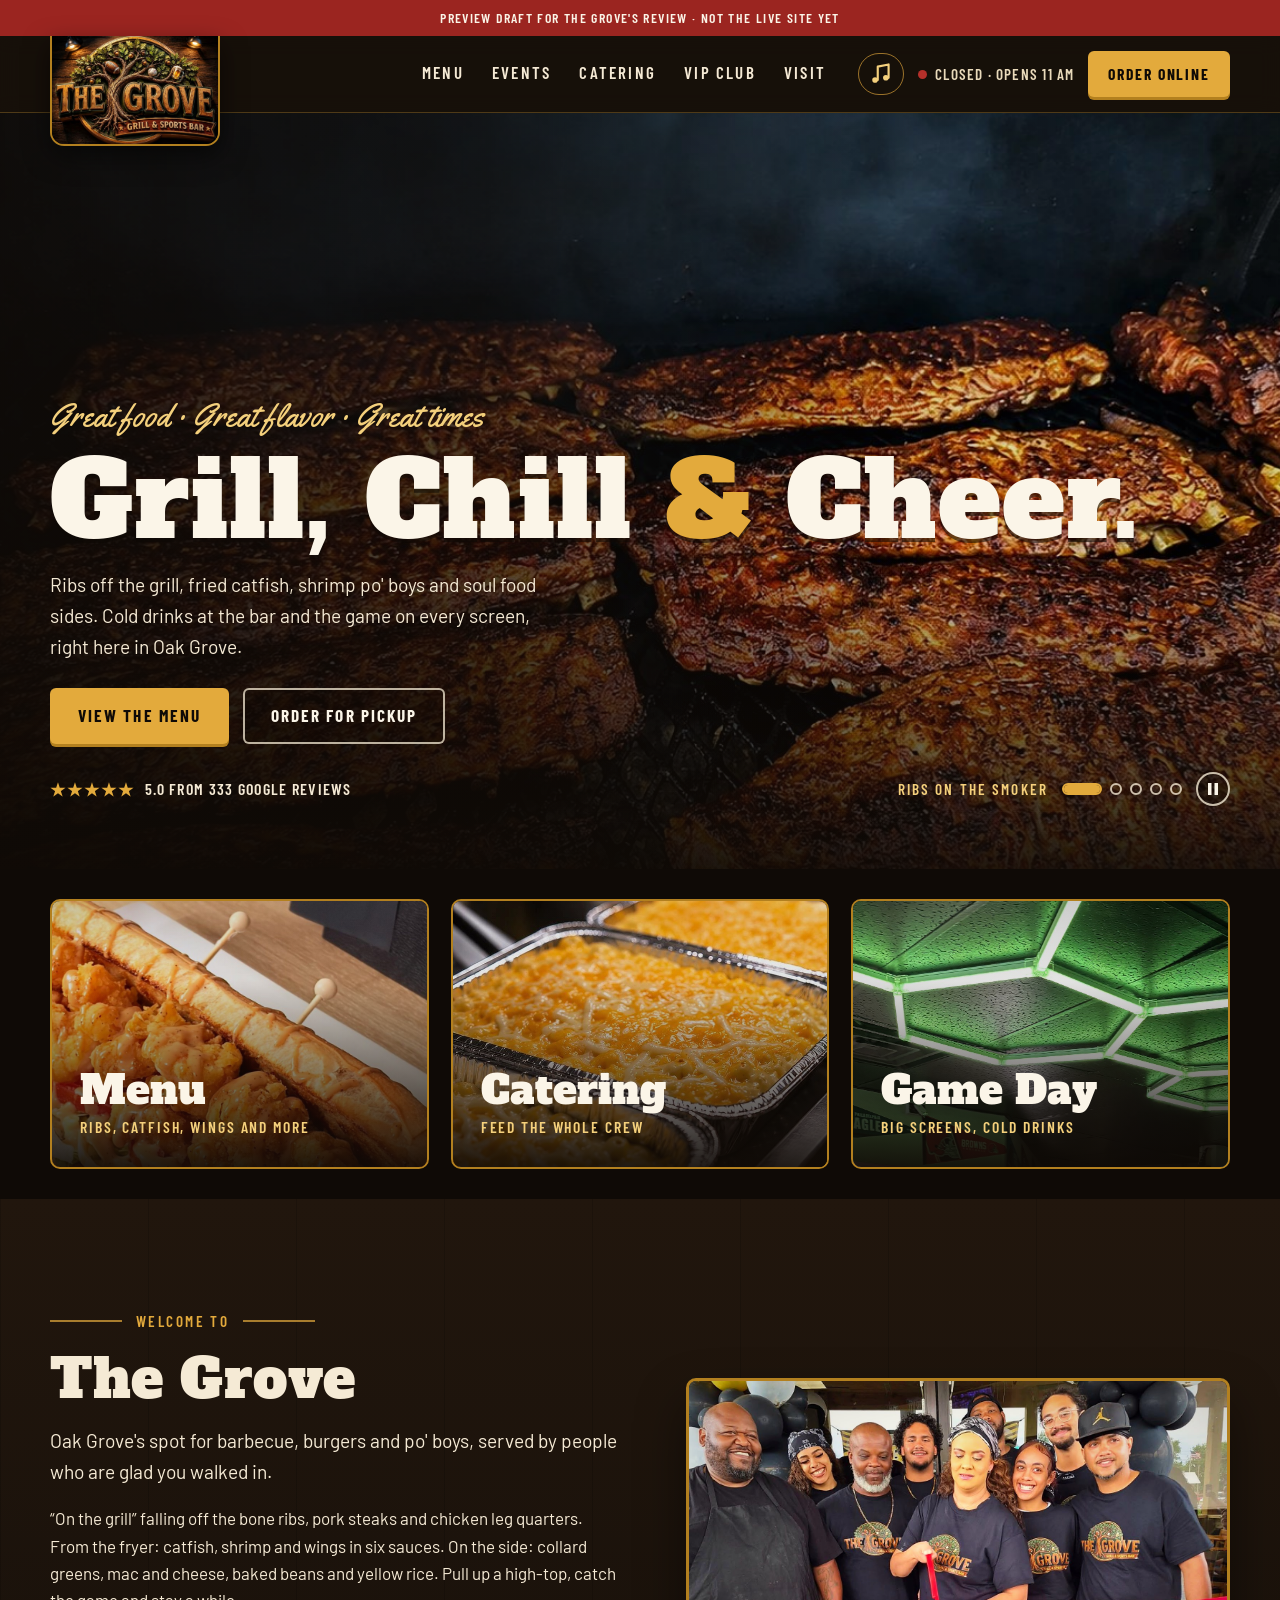
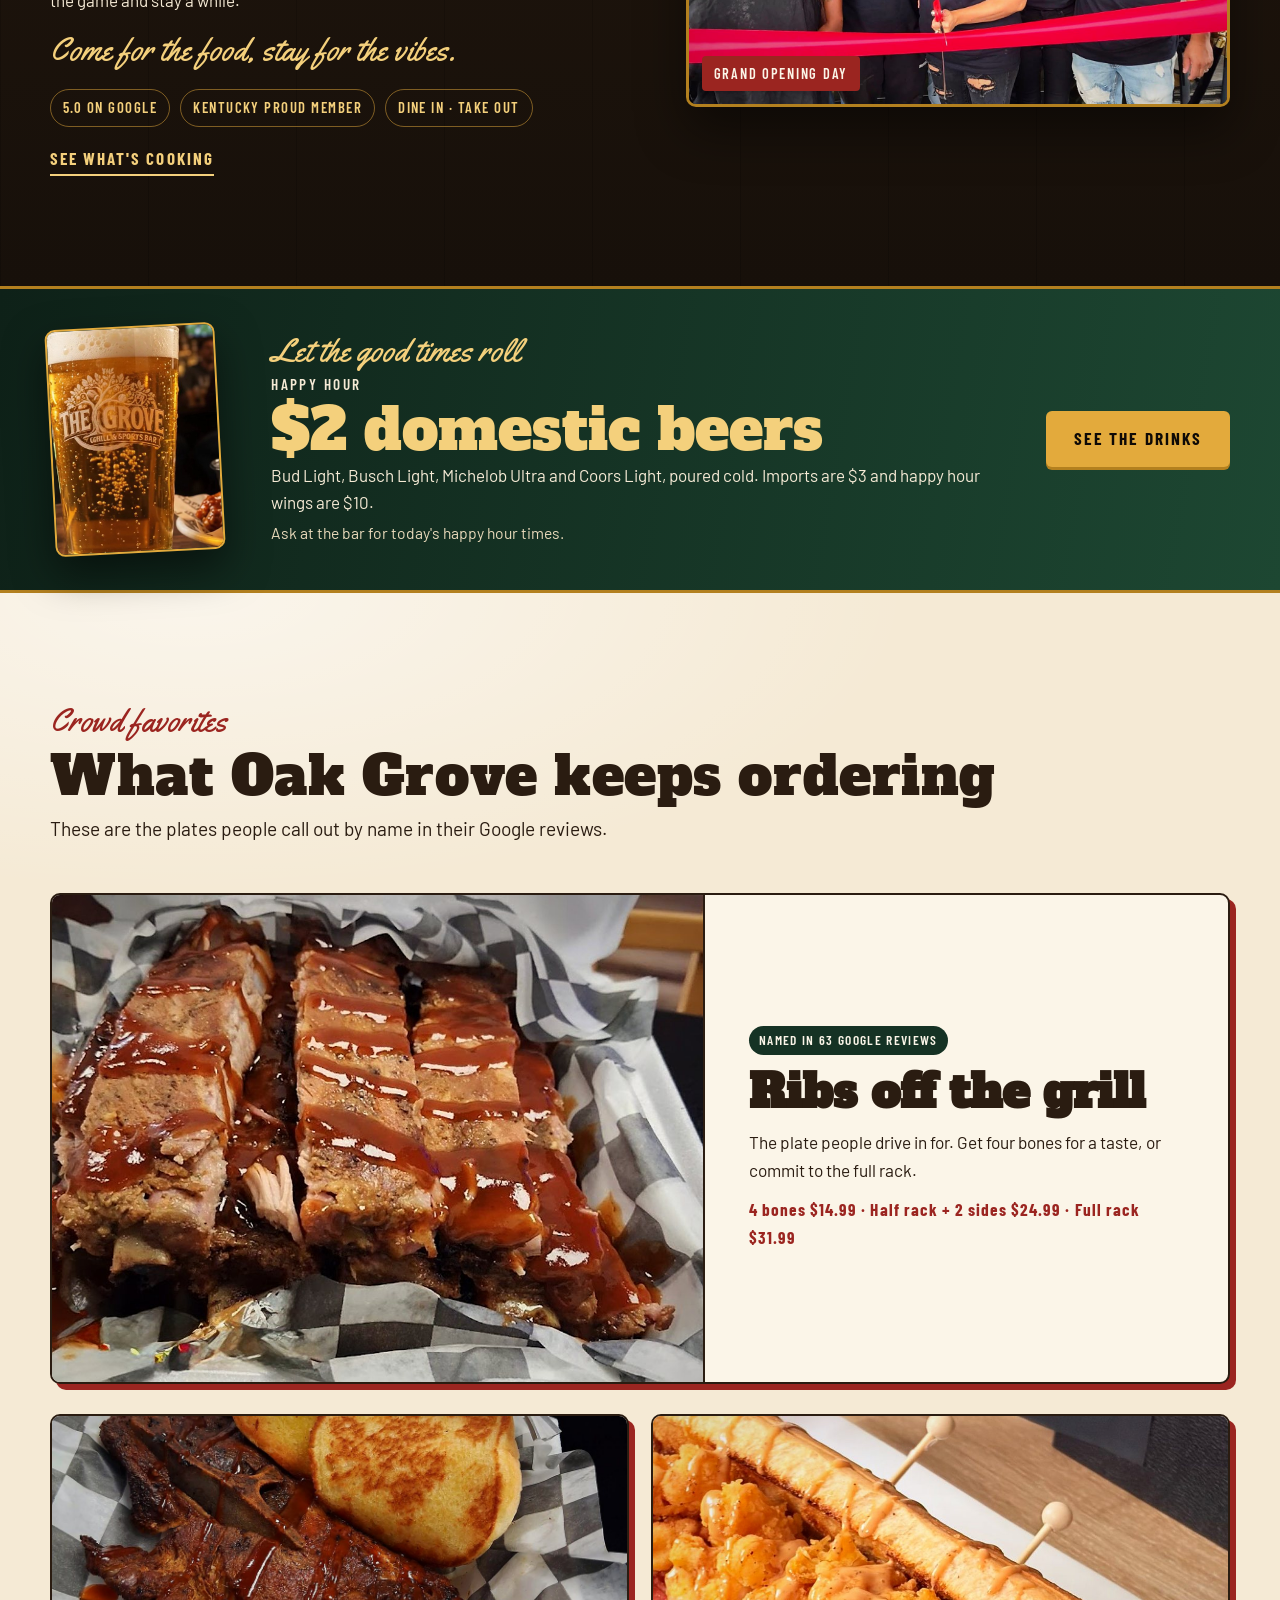
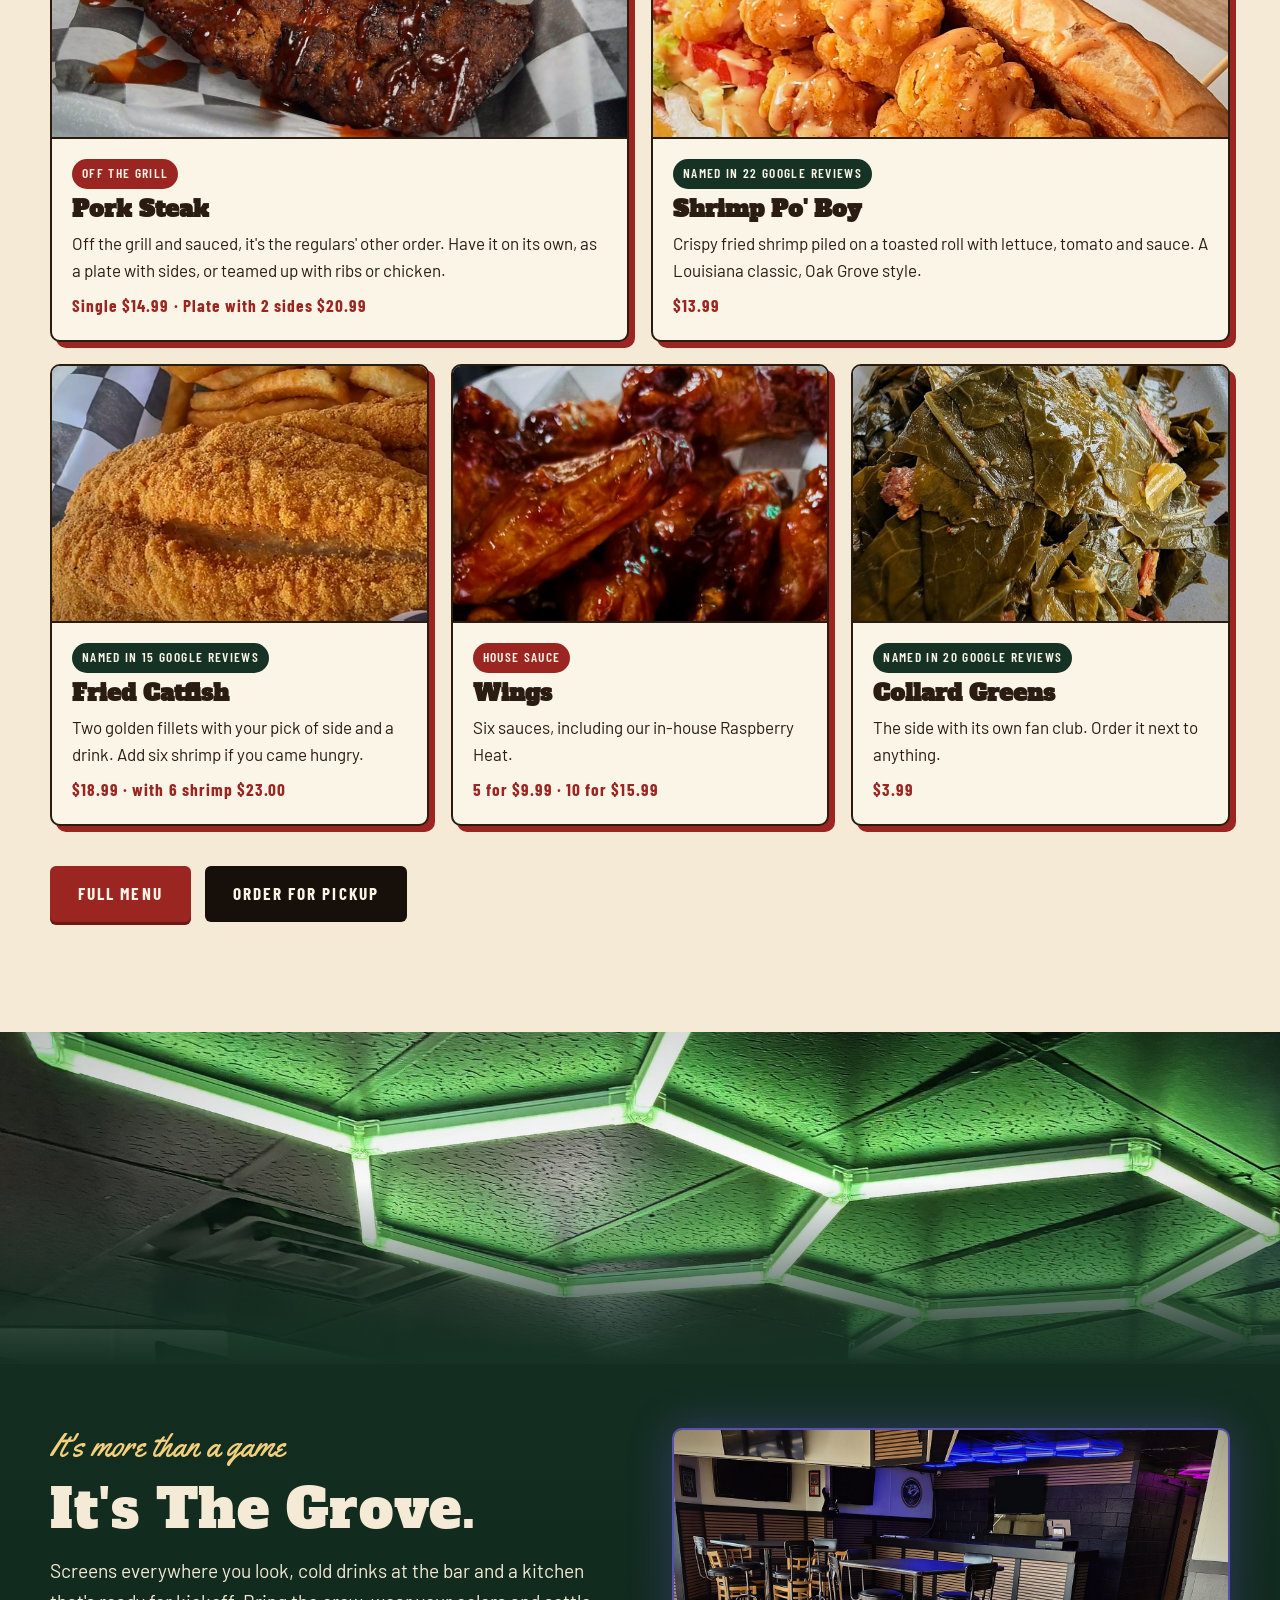
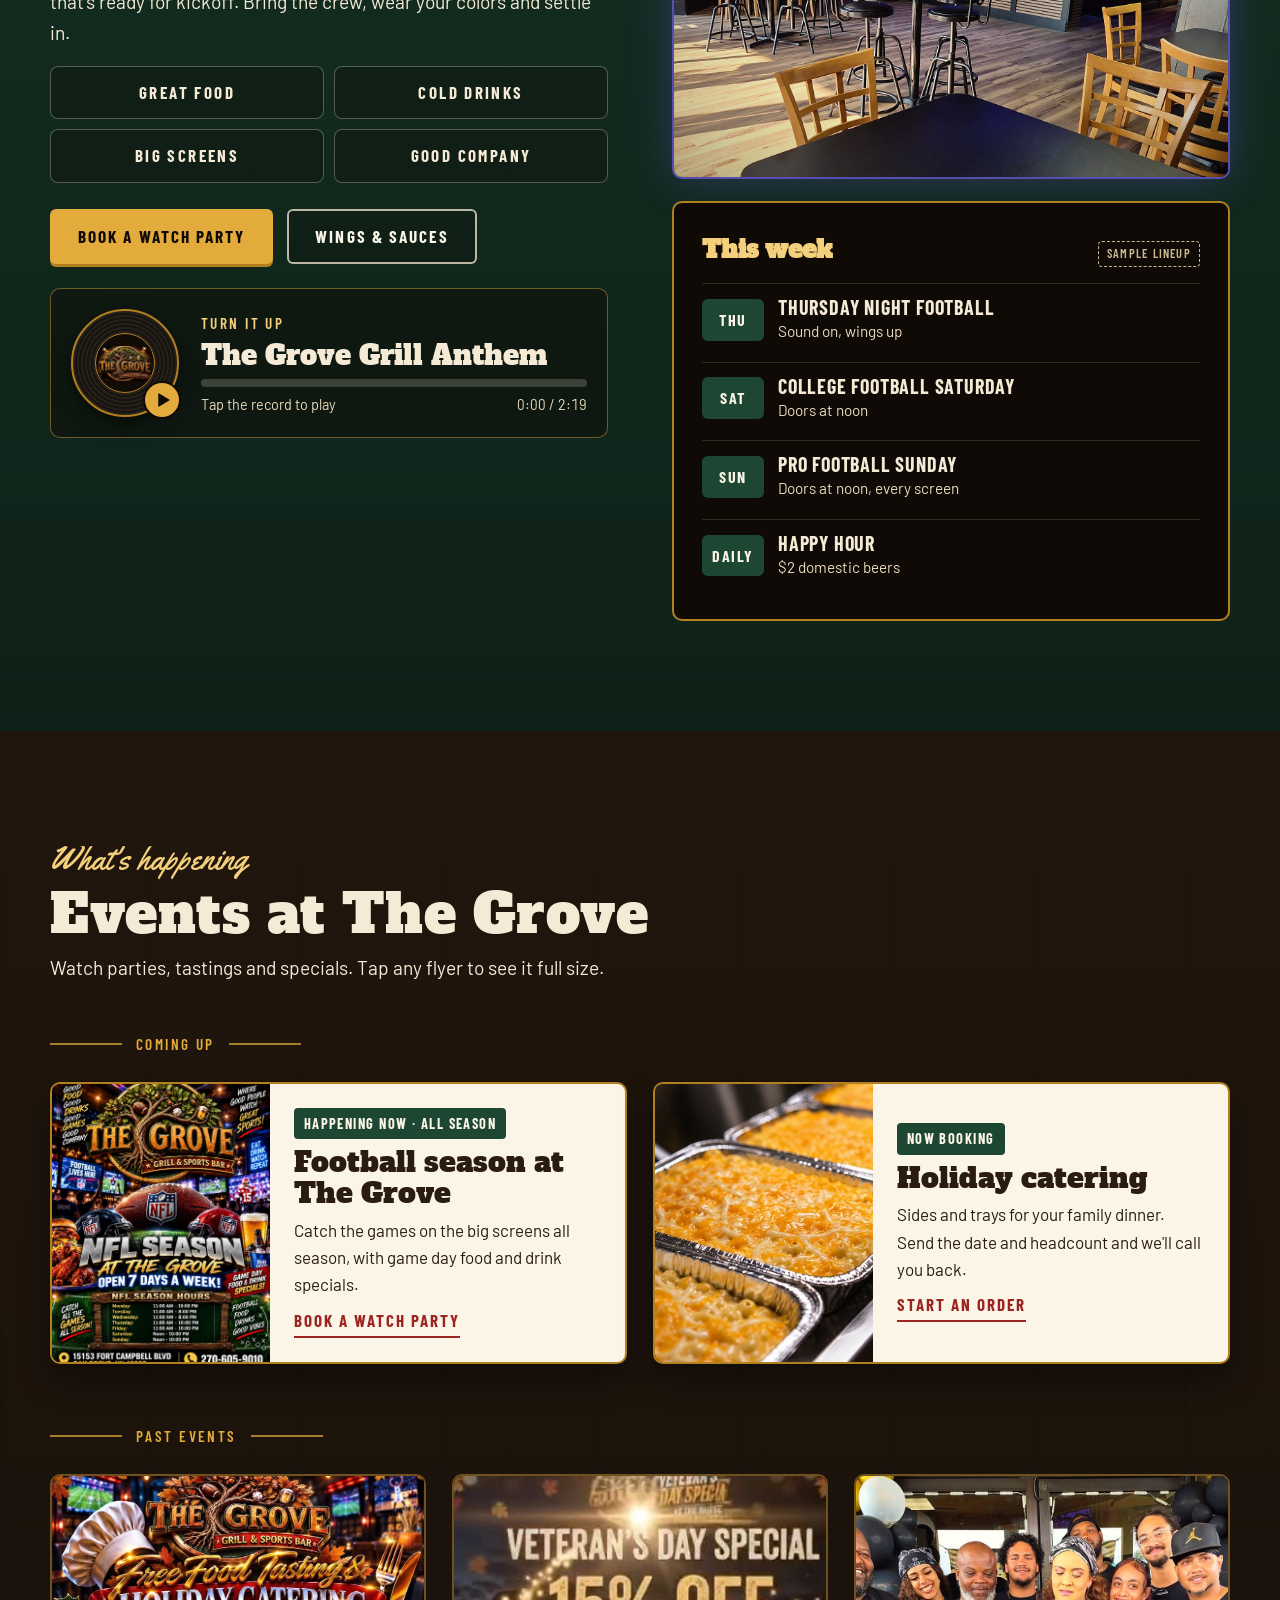
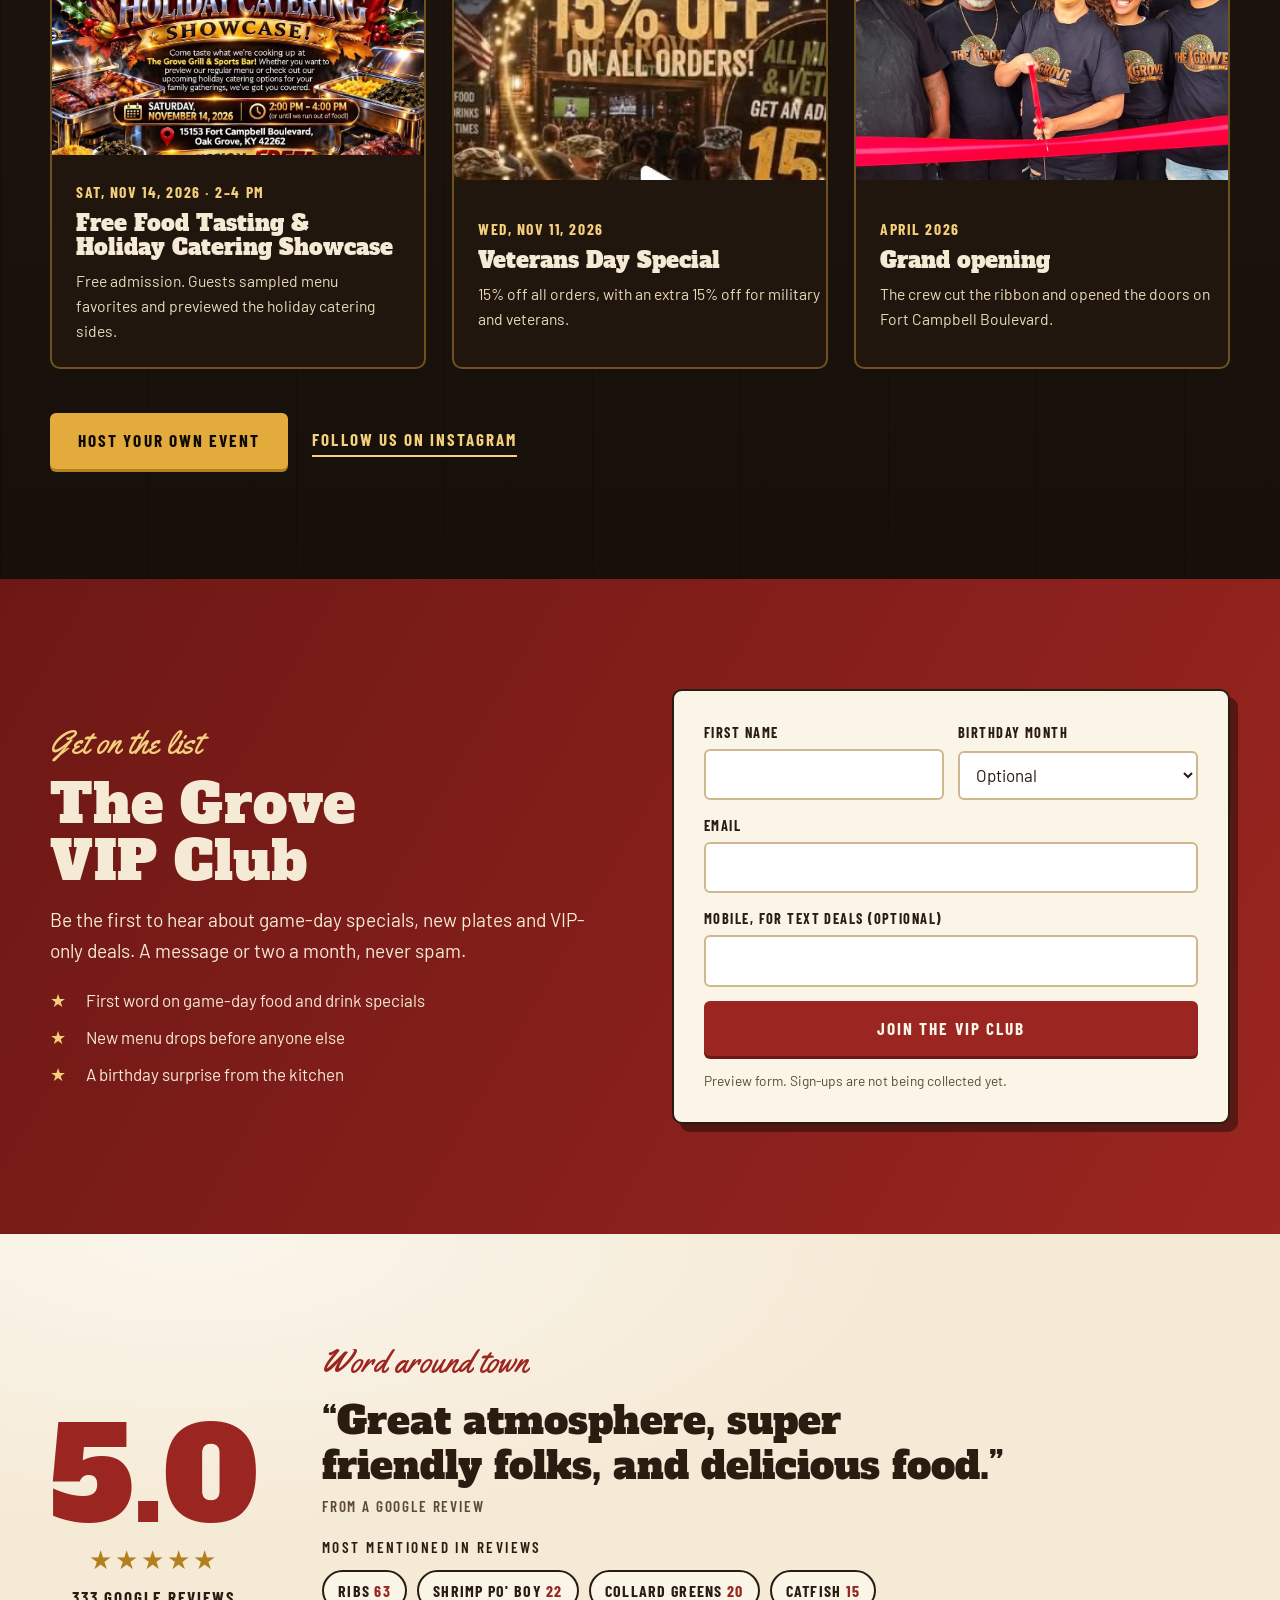
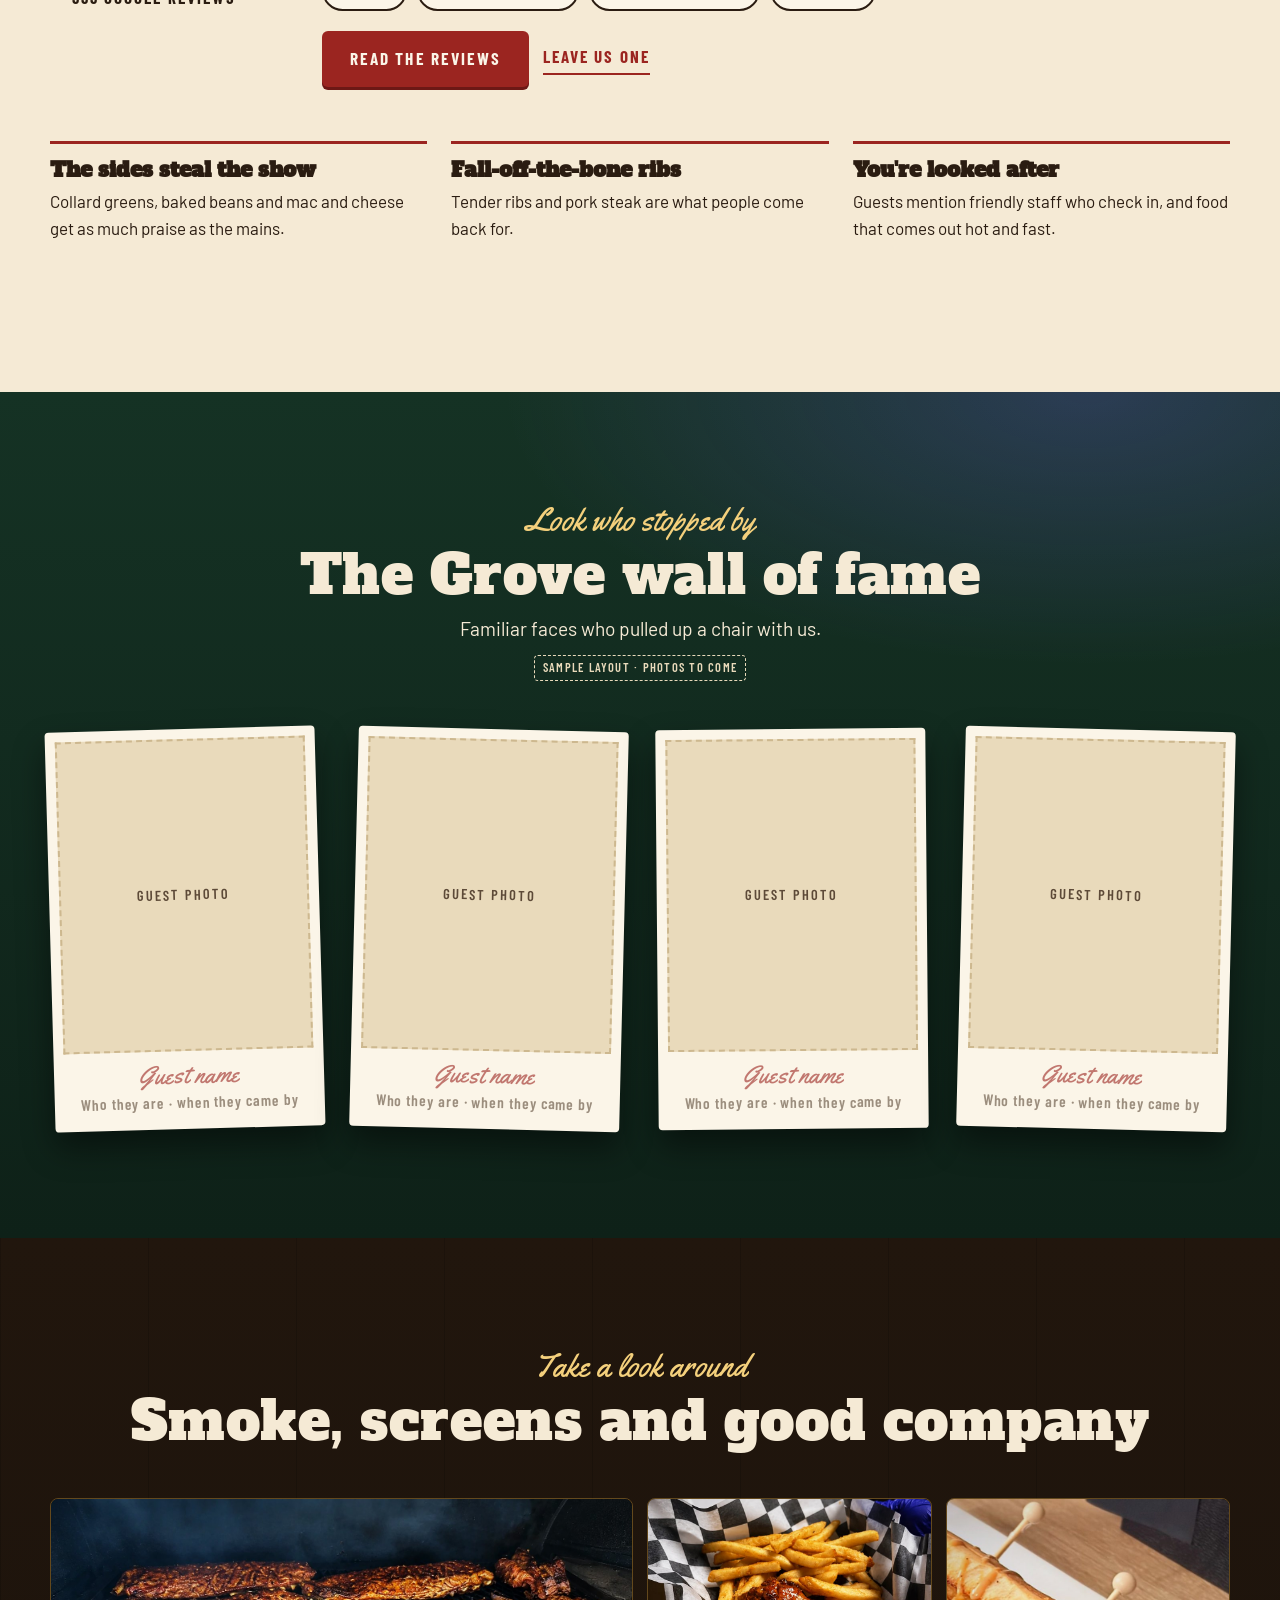
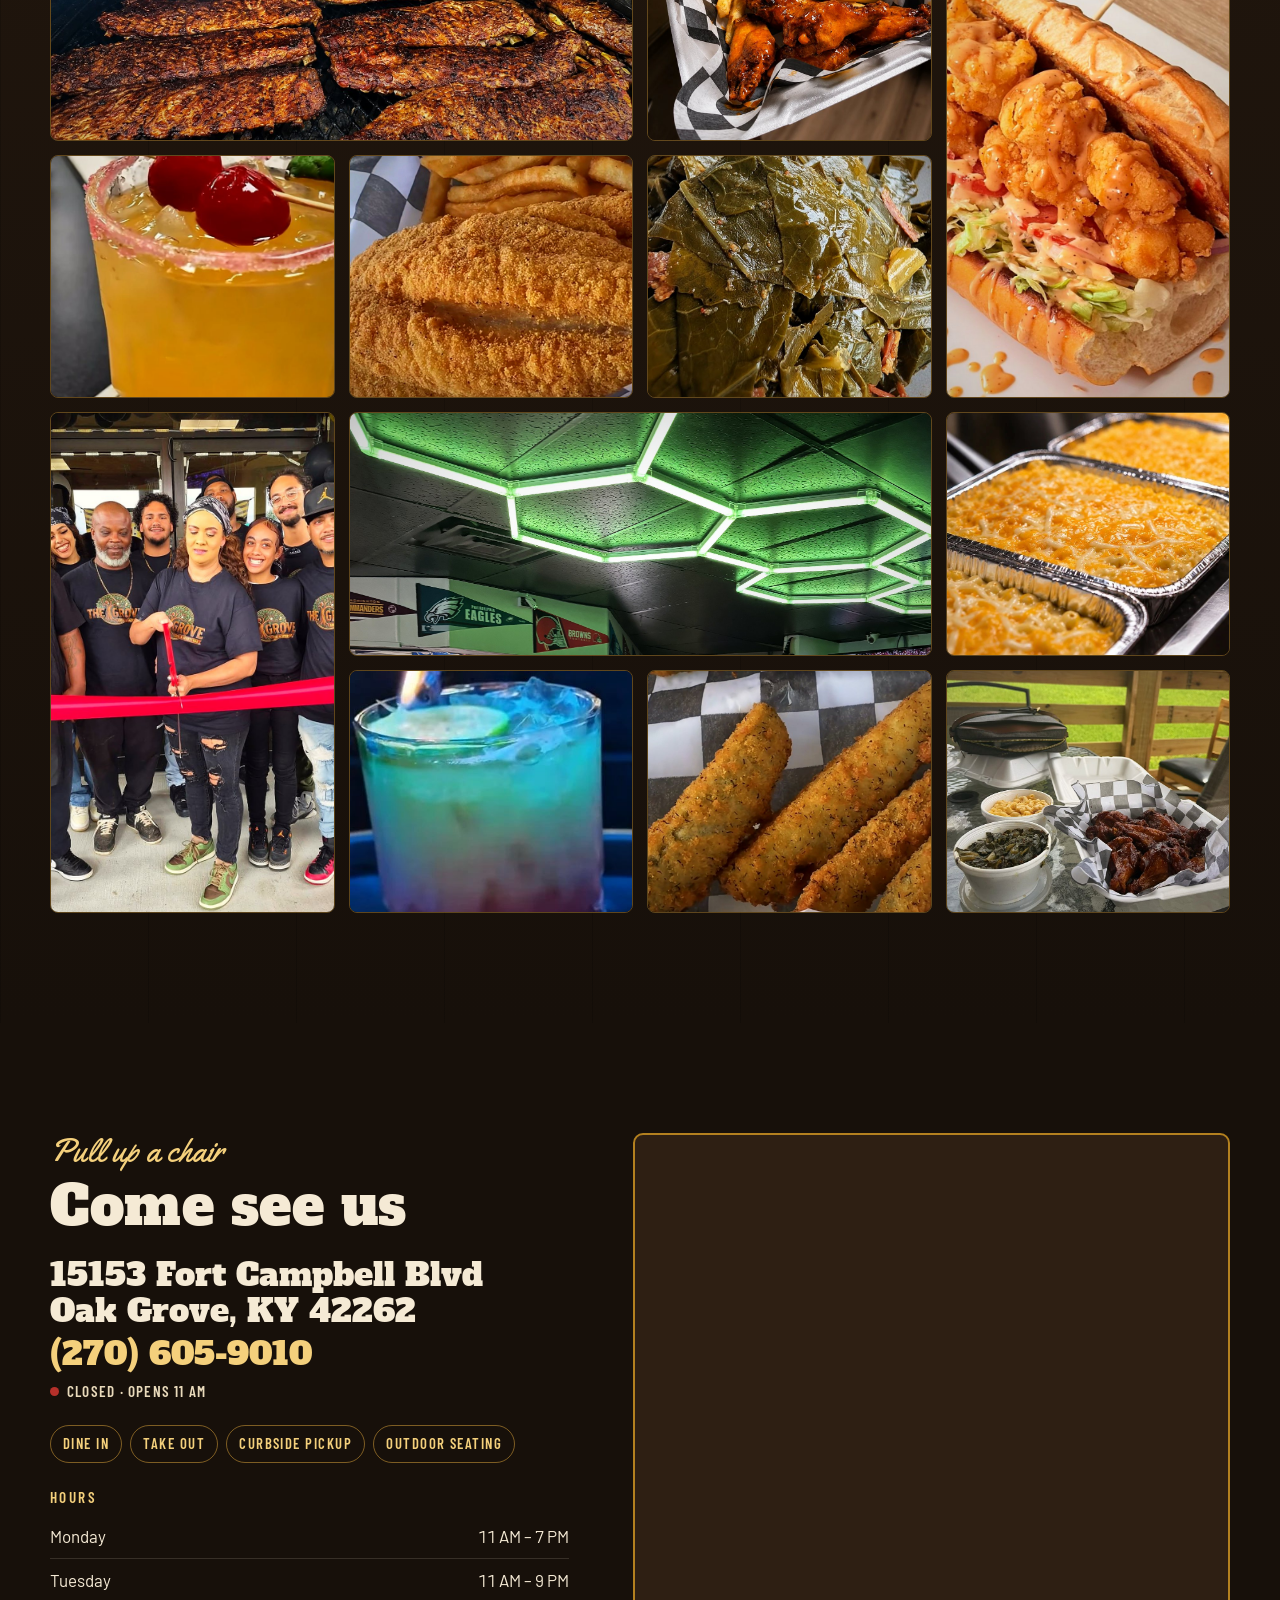
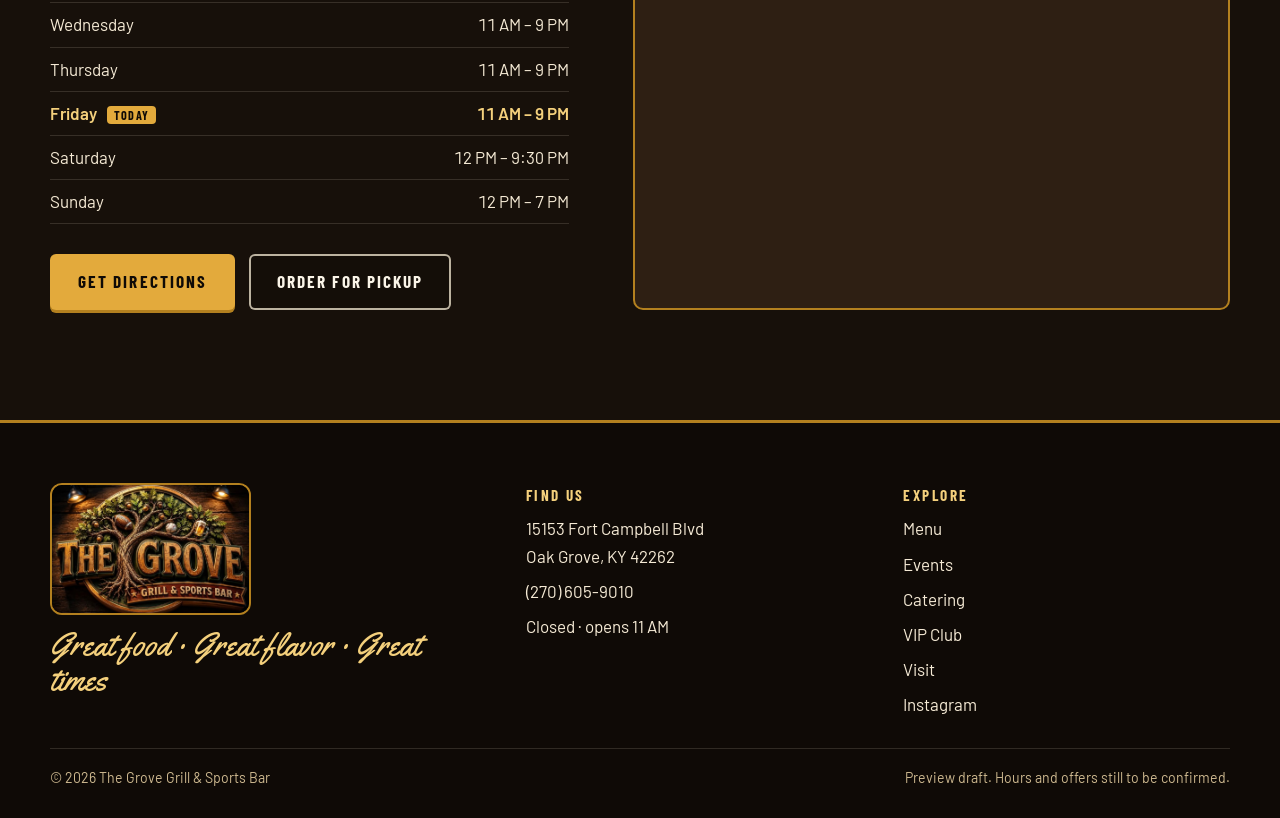
<file: index.html>
<!doctype html>
<html lang="en">
<head>
  <meta charset="utf-8">
  <meta name="viewport" content="width=device-width, initial-scale=1">
  <title>The Grove Grill &amp; Sports Bar | BBQ, Burgers &amp; Po' Boys in Oak Grove, KY</title>
  <meta name="description" content="Ribs off the grill, fried catfish, shrimp po' boys and soul food sides, with cold drinks and the game on every screen. 15153 Fort Campbell Blvd, Oak Grove, KY.">
  <!-- Draft only: remove this line at launch so search engines can list the site. -->
  <meta name="robots" content="noindex">
  <meta name="theme-color" content="#17100a">
  <link rel="preconnect" href="https://fonts.googleapis.com">
  <link rel="preconnect" href="https://fonts.gstatic.com" crossorigin>
  <link href="https://fonts.googleapis.com/css2?family=Alfa+Slab+One&family=Barlow+Condensed:wght@500;600;700&family=Barlow:wght@400;500;600&family=Yellowtail&display=swap" rel="stylesheet">
  <!-- Bump the ?v= number whenever the CSS or scripts change, so phones fetch the new copy. -->
  <link rel="stylesheet" href="css/styles.css?v=4">
  <!-- The restaurant facts for search engines (name, address, hours) are added by js/site.js
       from the same hours the page shows, so they always match what the owner has set. -->
</head>
<body>
  <div id="site-header"></div>

  <main id="main">

    <!-- Hero -->
    <!-- The photos, their order and the pan direction are set in data/site-data.js (heroSlides). -->
    <section class="hero" data-hero>
      <div class="hero__slides" data-hero-slides>
        <picture class="hero__slide is-active">
          <source media="(max-width: 700px)" srcset="images/hero-smoker-tall.jpg">
          <img src="images/hero-smoker.jpg" alt="Racks of ribs on the smoker" fetchpriority="high">
        </picture>
      </div>
      <div class="wrap hero__content">
        <p class="script">Great food · Great flavor · Great times</p>
        <h1>Grill, Chill <em>&amp;</em> Cheer.</h1>
        <p class="lede">Ribs off the grill, fried catfish, shrimp po' boys and soul food sides. Cold drinks at the bar and the game on every screen, right here in Oak Grove.</p>
        <div class="cta-row">
          <a class="btn btn--gold" href="menu.html">View the menu</a>
          <button type="button" class="btn btn--ghost" data-order>Order for pickup</button>
        </div>
        <div class="hero__foot">
          <a class="rating-pill" style="margin-top:0" data-reviews target="_blank" rel="noopener">
            <span class="stars" aria-hidden="true">★★★★★</span>
            <span><span data-rating-score>5.0</span> from <span data-rating-count>333</span> Google reviews</span>
          </a>
          <div class="hero__controls">
            <span class="hero__caption" data-hero-caption aria-live="off"></span>
            <div class="hero__dots" data-hero-dots></div>
            <button type="button" class="hero__toggle" data-hero-toggle aria-label="Pause slideshow"></button>
          </div>
        </div>
      </div>
    </section>

    <!-- Quick tiles -->
    <section class="tiles" aria-label="Quick links">
      <div class="wrap tiles__grid">
        <a class="tile" href="menu.html">
          <img src="images/poboy.jpg" alt="" loading="lazy">
          <span class="tile__name">Menu</span>
          <span class="tile__hint">Ribs, catfish, wings and more</span>
        </a>
        <a class="tile" href="catering.html">
          <img src="images/mac-trays.jpg" alt="" loading="lazy">
          <span class="tile__name">Catering</span>
          <span class="tile__hint">Feed the whole crew</span>
        </a>
        <a class="tile" href="#game-day">
          <img src="images/neon-ceiling.jpg" alt="" loading="lazy">
          <span class="tile__name">Game Day</span>
          <span class="tile__hint">Big screens, cold drinks</span>
        </a>
      </div>
    </section>

    <!-- Welcome -->
    <section class="section wood" id="about">
      <div class="wrap welcome">
        <div class="welcome__copy reveal">
          <p class="label rule">Welcome to</p>
          <h2 class="title">The Grove</h2>
          <p class="lede">Oak Grove's spot for barbecue, burgers and po' boys, served by people who are glad you walked in.</p>
          <p>“On the grill” falling off the bone ribs, pork steaks and chicken leg quarters. From the fryer: catfish, shrimp and wings in six sauces. On the side: collard greens, mac and cheese, baked beans and yellow rice. Pull up a high-top, catch the game and stay a while.</p>
          <p class="script">Come for the food, stay for the vibes.</p>
          <ul class="fact-row">
            <li class="fact">5.0 on Google</li>
            <li class="fact">Kentucky Proud member</li>
            <li class="fact">Dine in · Take out</li>
          </ul>
          <a class="text-link" href="menu.html">See what's cooking</a>
        </div>
        <figure class="welcome__photo reveal" style="margin:0">
          <img src="images/crew-grand-opening.jpg" alt="The Grove crew in their Grove shirts, cutting the ribbon on opening day" width="1500" height="900" loading="lazy">
          <figcaption>Grand opening day</figcaption>
        </figure>
      </div>
    </section>

    <!-- Happy hour -->
    <section class="happy" aria-labelledby="happy-title">
      <div class="wrap happy__grid">
        <img class="happy__glass" src="images/happy-hour-glass.jpg" alt="A cold beer in a Grove pint glass" width="498" height="825" loading="lazy">
        <div class="happy__copy">
          <p class="script">Let the good times roll</p>
          <h2 class="label" id="happy-title">Happy hour</h2>
          <p class="happy__headline" data-happy-headline>$2 domestic beers</p>
          <p data-happy-detail></p>
          <p class="happy__when" data-happy-when></p>
        </div>
        <a class="btn btn--gold" href="menu.html#cocktails">See the drinks</a>
      </div>
    </section>

    <!-- Crowd favorites -->
    <section class="section on-cream" id="favorites">
      <div class="wrap">
        <div class="section-head reveal">
          <p class="script">Crowd favorites</p>
          <h2 class="title">What Oak Grove keeps ordering</h2>
          <p class="lede">These are the plates people call out by name in their Google reviews.</p>
        </div>
        <div class="favs reveal" data-favorites></div>
        <div class="favs__more">
          <a class="btn btn--red" href="menu.html">Full menu</a>
          <button type="button" class="btn btn--dark" data-order>Order for pickup</button>
        </div>
      </div>
    </section>

    <!-- Game day -->
    <section class="section section--flush-top on-green" id="game-day">
      <div class="neon-strip">
        <img src="images/neon-ceiling.jpg" alt="Green neon ceiling lights and team pennants over the bar at The Grove" width="2000" height="815" loading="lazy">
      </div>
      <div class="wrap gameday">
        <div class="gameday__copy reveal">
          <p class="script">It's more than a game</p>
          <h2 class="title">It's The Grove.</h2>
          <p class="lede">Screens everywhere you look, cold drinks at the bar and a kitchen that's ready for kickoff. Bring the crew, wear your colors and settle in.</p>
          <ul class="four-up">
            <li>Great food</li>
            <li>Cold drinks</li>
            <li>Big screens</li>
            <li>Good company</li>
          </ul>
          <div class="cta-row">
            <a class="btn btn--gold" href="catering.html#inquiry">Book a watch party</a>
            <a class="btn btn--ghost" href="menu.html#wings">Wings &amp; sauces</a>
          </div>

          <!-- The anthem. Stays silent until someone presses play. -->
          <div class="anthem">
            <button type="button" class="anthem__disc" data-music aria-pressed="false" aria-label="Play The Grove Grill Anthem">
              <span class="anthem__label"><img src="images/logo-sign.jpg" alt="" width="877" height="569" loading="lazy"></span>
              <span class="anthem__btn" aria-hidden="true"></span>
            </button>
            <div class="anthem__info">
              <p class="label" style="color:var(--gold-300)">Turn it up</p>
              <p class="anthem__title">The Grove Grill Anthem</p>
              <div class="anthem__bar" data-music-seek><i data-music-progress></i></div>
              <p class="anthem__meta"><span data-music-state>Tap the record to play</span><span data-music-time></span></p>
            </div>
          </div>
        </div>
        <div class="gameday__side reveal">
          <img class="gameday__photo" src="images/dining-room.jpg" alt="High-top tables, the bar and neon ceiling lights inside The Grove" width="1600" height="1000" loading="lazy">
          <div class="board" data-weekly></div>
        </div>
      </div>
    </section>

    <!-- Events: the lists are built from "events" in data/site-data.js and sort themselves by date. -->
    <section class="section wood" id="events">
      <div class="wrap">
        <div class="section-head reveal">
          <p class="script">What's happening</p>
          <h2 class="title">Events at The Grove</h2>
          <p class="lede">Watch parties, tastings and specials. Tap any flyer to see it full size.</p>
        </div>

        <h3 class="label rule events__heading">Coming up</h3>
        <div class="events events--upcoming reveal" data-events-upcoming></div>

        <div data-events-past-wrap>
          <h3 class="label rule events__heading">Past events</h3>
          <div class="events events--past reveal" data-events-past></div>
        </div>

        <div class="events__foot">
          <a class="btn btn--gold" href="catering.html#inquiry">Host your own event</a>
          <a class="text-link" data-instagram target="_blank" rel="noopener">Follow us on Instagram</a>
        </div>
      </div>
    </section>

    <!-- VIP club -->
    <section class="section vip" id="vip">
      <div class="wrap vip__grid">
        <div class="vip__copy reveal">
          <p class="script">Get on the list</p>
          <h2 class="title">The Grove VIP Club</h2>
          <p class="lede">Be the first to hear about game-day specials, new plates and VIP-only deals. A message or two a month, never spam.</p>
          <ul class="perks">
            <li>First word on game-day food and drink specials</li>
            <li>New menu drops before anyone else</li>
            <li>A birthday surprise from the kitchen</li>
          </ul>
        </div>
        <form class="form reveal" data-demo-form novalidate>
          <div class="form__row">
            <div class="field">
              <label for="vip-name">First name</label>
              <input id="vip-name" name="name" autocomplete="given-name" required>
            </div>
            <div class="field">
              <label for="vip-bday">Birthday month</label>
              <select id="vip-bday" name="birthday-month">
                <option value="">Optional</option>
                <option>January</option><option>February</option><option>March</option><option>April</option>
                <option>May</option><option>June</option><option>July</option><option>August</option>
                <option>September</option><option>October</option><option>November</option><option>December</option>
              </select>
            </div>
          </div>
          <div class="field">
            <label for="vip-email">Email</label>
            <input id="vip-email" name="email" type="email" autocomplete="email" required>
          </div>
          <div class="field">
            <label for="vip-phone">Mobile, for text deals (optional)</label>
            <input id="vip-phone" name="phone" type="tel" autocomplete="tel">
          </div>
          <button class="btn btn--red" type="submit">Join the VIP Club</button>
          <p class="form__fine">Preview form. Sign-ups are not being collected yet.</p>
          <div class="form__done">
            <strong>You're on the list.</strong>
            <span>See you at The Grove. (Preview only: nothing was sent.)</span>
          </div>
        </form>
      </div>
    </section>

    <!-- Reviews -->
    <section class="section on-cream" id="reviews">
      <div class="wrap">
      <div class="reviews">
        <div class="score reveal">
          <span class="score__num" data-rating-score>5.0</span>
          <span class="stars" aria-hidden="true">★★★★★</span>
          <span class="score__count"><span data-rating-count>333</span> Google reviews</span>
        </div>
        <div class="reviews__body reveal">
          <p class="script">Word around town</p>
          <blockquote class="quote" style="margin:0">
            <span data-quote></span>
            <cite>From a Google review</cite>
          </blockquote>
          <div>
            <p class="label" style="margin-bottom:10px">Most mentioned in reviews</p>
            <ul class="mentions" data-mentions></ul>
          </div>
          <div class="reviews__links">
            <a class="btn btn--red" data-reviews target="_blank" rel="noopener">Read the reviews</a>
            <a class="text-link" data-reviews target="_blank" rel="noopener">Leave us one</a>
          </div>
        </div>
      </div>
      <ul class="themes reveal" data-themes></ul>
      <div class="featured" data-featured></div>
      <!-- Live Google reviews widget. Stays hidden until reviewsWidgetId is set in data/site-data.js. -->
      <div class="live-reviews" data-live-reviews hidden></div>
      </div>
    </section>

    <!-- Wall of fame: built from "visitors" in data/site-data.js. Hidden until there is a photo
         (while the site is a draft it shows empty sample frames instead). -->
    <section class="section on-green" id="visitors" data-visitors-wrap hidden>
      <div class="wrap">
        <div class="section-head section-head--center reveal">
          <p class="script">Look who stopped by</p>
          <h2 class="title">The Grove wall of fame</h2>
          <p class="lede">Familiar faces who pulled up a chair with us.</p>
          <span class="board__tag" data-visitors-sample hidden>Sample layout · photos to come</span>
        </div>
        <div class="wall reveal" data-visitors></div>
      </div>
    </section>

    <!-- Gallery -->
    <section class="section wood" id="gallery">
      <div class="wrap">
        <div class="section-head section-head--center reveal">
          <p class="script">Take a look around</p>
          <h2 class="title">Smoke, screens and good company</h2>
        </div>
        <div class="gallery reveal" data-gallery></div>
      </div>
    </section>

    <!-- Visit -->
    <section class="section" id="visit">
      <div class="wrap visit">
        <div class="visit__info reveal">
          <div class="section-head" style="margin-bottom:0">
            <p class="script">Pull up a chair</p>
            <h2 class="title">Come see us</h2>
          </div>
          <div class="visit__block">
            <a class="visit__big" data-directions target="_blank" rel="noopener"><span data-street></span><br><span data-city></span></a>
            <a class="visit__big" data-phone style="color:var(--gold-300)"></a>
            <span class="open-chip" data-open-chip></span>
          </div>
          <ul class="service-row" data-services></ul>
          <table class="hours" data-hours></table>
          <div class="cta-row">
            <a class="btn btn--gold" data-directions target="_blank" rel="noopener">Get directions</a>
            <button type="button" class="btn btn--ghost" data-order>Order for pickup</button>
          </div>
        </div>
        <div class="map reveal">
          <iframe data-map title="Map showing The Grove Grill &amp; Sports Bar on Fort Campbell Blvd" loading="lazy" referrerpolicy="no-referrer-when-downgrade"></iframe>
        </div>
      </div>
    </section>

  </main>

  <div id="site-footer"></div>

  <script src="data/site-data.js?v=4"></script>
  <script src="js/site.js?v=4"></script>
</body>
</html>
</file>
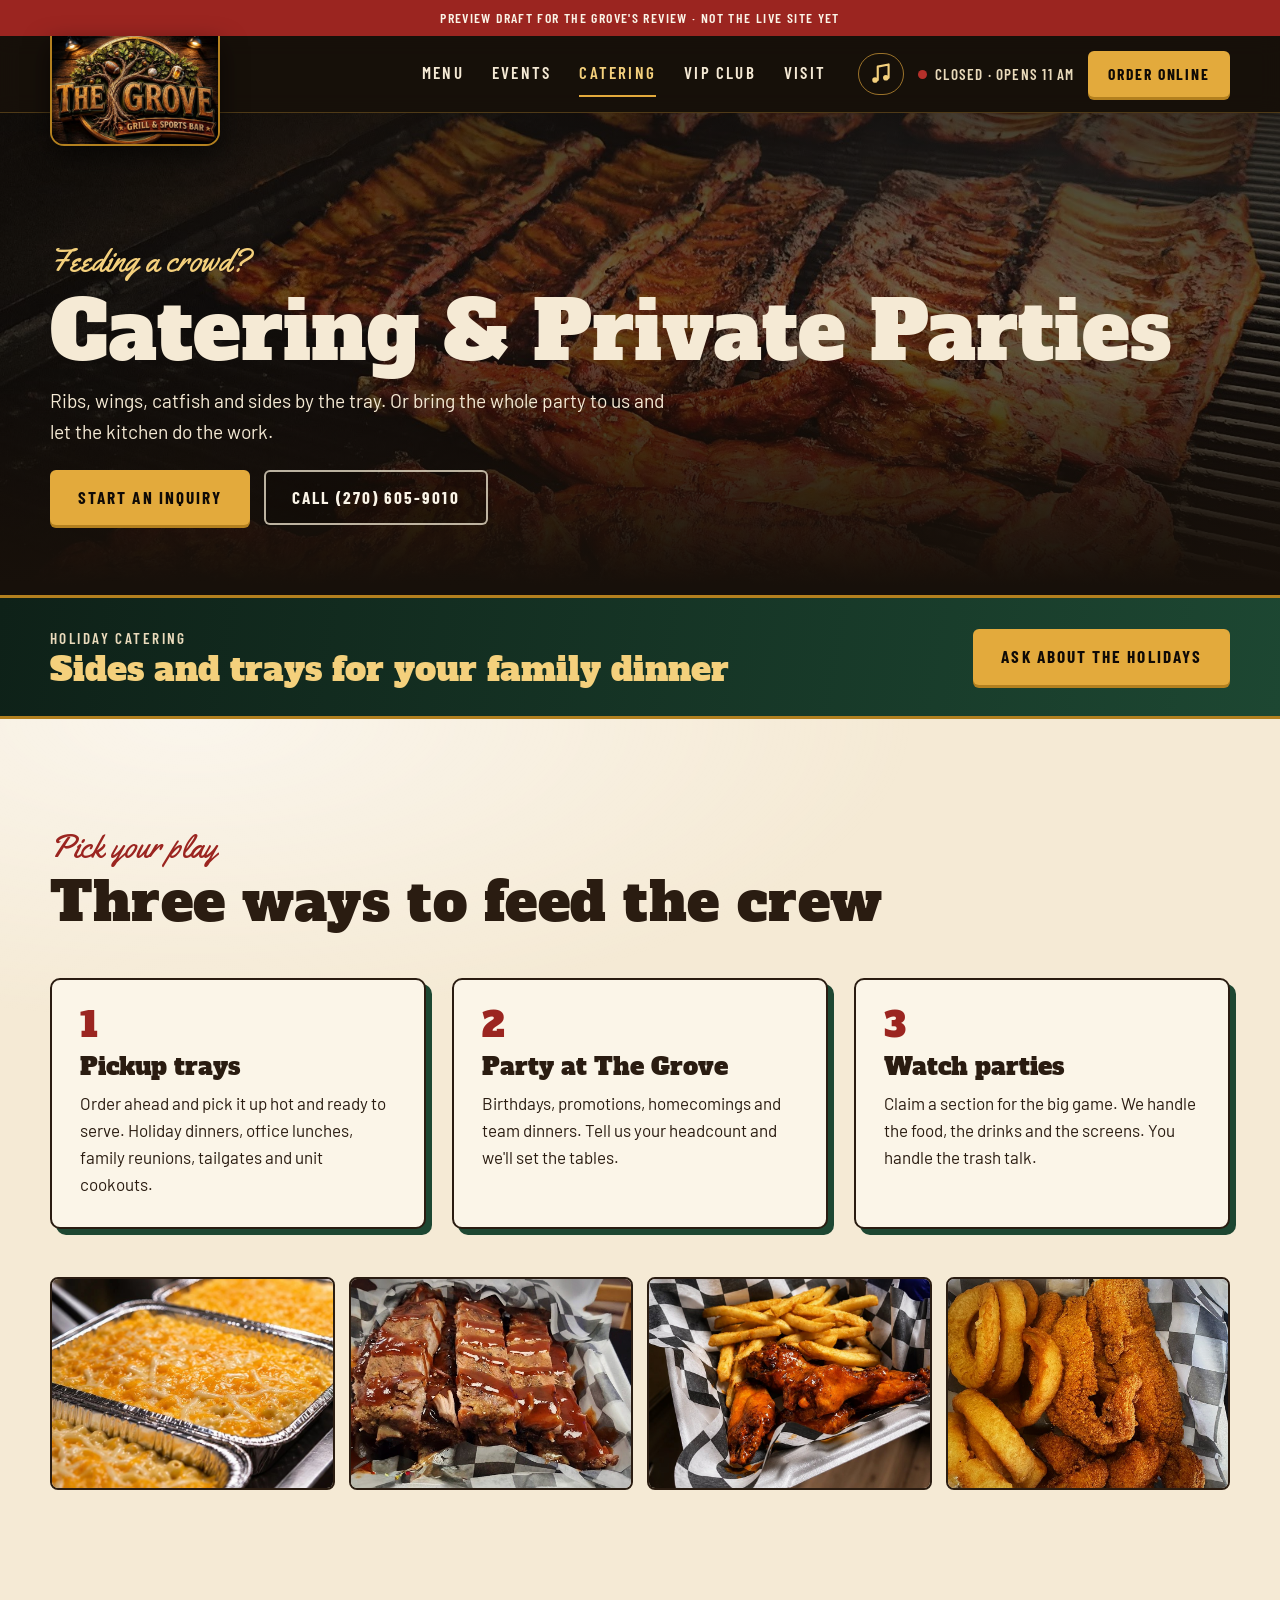
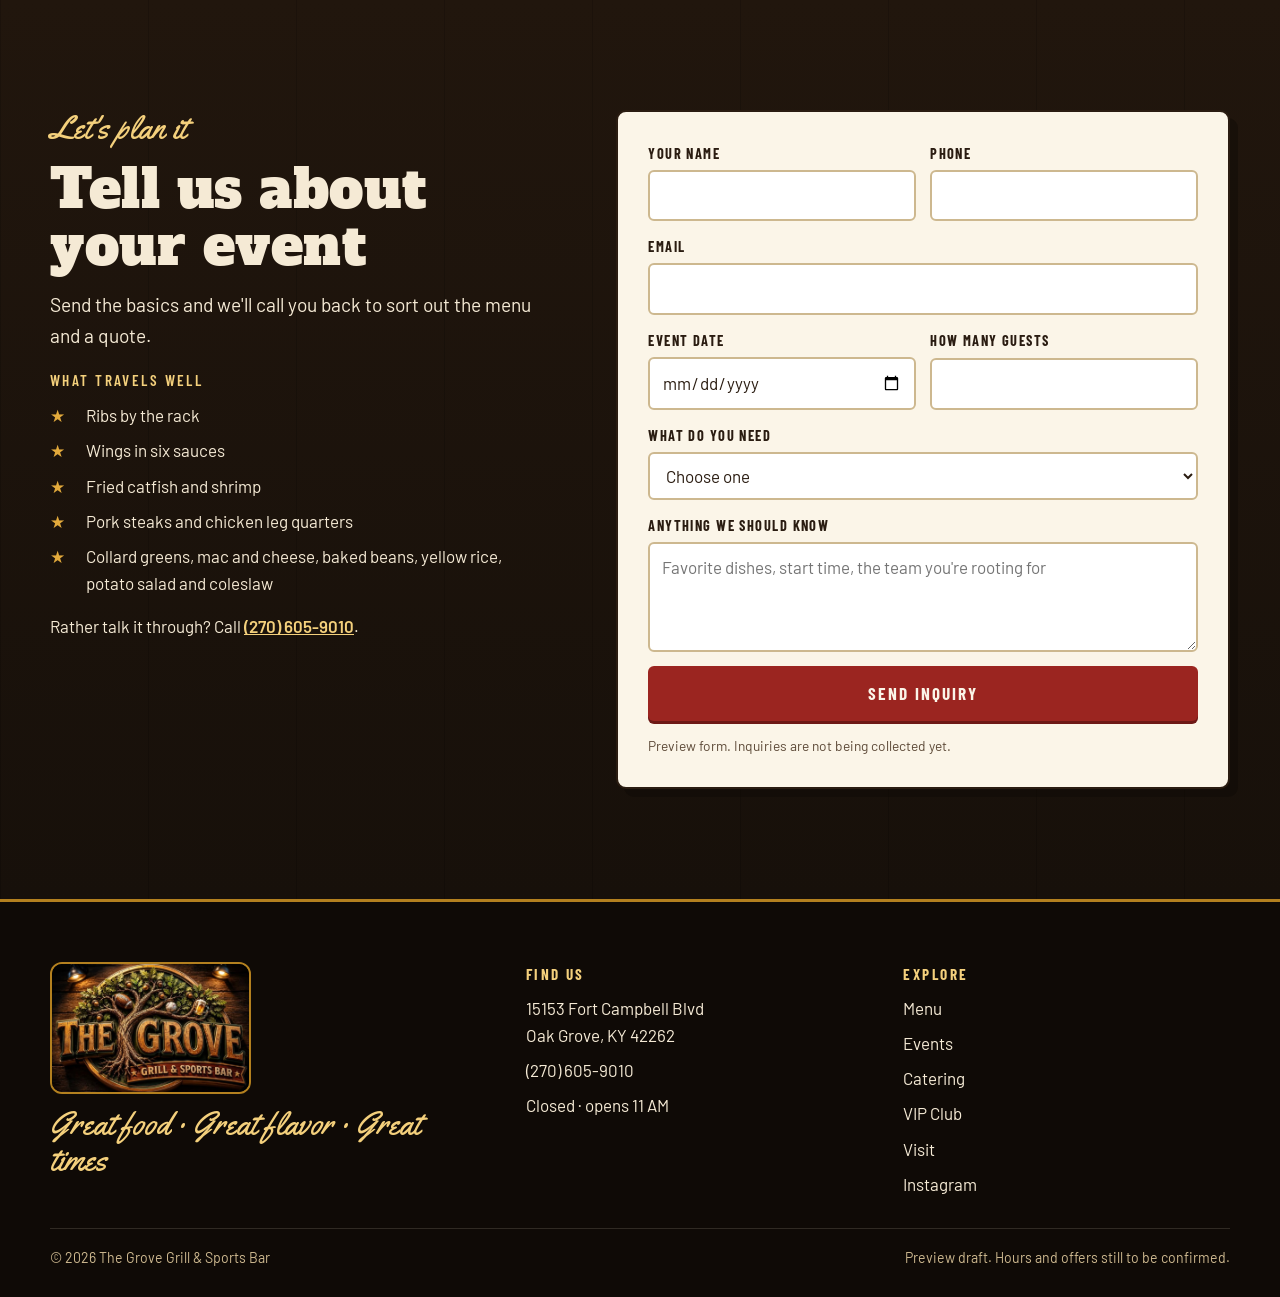
<file: catering.html>
<!doctype html>
<html lang="en">
<head>
  <meta charset="utf-8">
  <meta name="viewport" content="width=device-width, initial-scale=1">
  <title>Catering &amp; Private Parties | The Grove Grill &amp; Sports Bar</title>
  <meta name="description" content="Ribs, wings, catfish and sides by the tray, private parties and watch parties at The Grove Grill & Sports Bar in Oak Grove, KY.">
  <!-- Draft only: remove this line at launch so search engines can list the site. -->
  <meta name="robots" content="noindex">
  <meta name="theme-color" content="#17100a">
  <link rel="preconnect" href="https://fonts.googleapis.com">
  <link rel="preconnect" href="https://fonts.gstatic.com" crossorigin>
  <link href="https://fonts.googleapis.com/css2?family=Alfa+Slab+One&family=Barlow+Condensed:wght@500;600;700&family=Barlow:wght@400;500;600&family=Yellowtail&display=swap" rel="stylesheet">
  <link rel="stylesheet" href="css/styles.css?v=4">
</head>
<body>
  <div id="site-header"></div>

  <main id="main">
    <section class="page-hero">
      <div class="page-hero__media">
        <img src="images/hero-ribs.jpg" alt="" width="1640" height="922">
      </div>
      <div class="wrap page-hero__content">
        <p class="script">Feeding a crowd?</p>
        <h1>Catering &amp; Private Parties</h1>
        <p class="lede">Ribs, wings, catfish and sides by the tray. Or bring the whole party to us and let the kitchen do the work.</p>
        <div class="cta-row">
          <a class="btn btn--gold" href="#inquiry">Start an inquiry</a>
          <a class="btn btn--ghost" data-phone-cta></a>
        </div>
      </div>
    </section>

    <section class="holiday" aria-label="Holiday catering">
      <div class="wrap holiday__row">
        <div>
          <p class="label" style="color:var(--cream-200)">Holiday catering</p>
          <p class="holiday__title">Sides and trays for your family dinner</p>
        </div>
        <a class="btn btn--gold" href="#inquiry">Ask about the holidays</a>
      </div>
    </section>

    <section class="section on-cream">
      <div class="wrap">
        <div class="section-head reveal">
          <p class="script">Pick your play</p>
          <h2 class="title">Three ways to feed the crew</h2>
        </div>
        <div class="ways reveal">
          <article class="way">
            <span class="way__num">1</span>
            <h3>Pickup trays</h3>
            <p>Order ahead and pick it up hot and ready to serve. Holiday dinners, office lunches, family reunions, tailgates and unit cookouts.</p>
          </article>
          <article class="way">
            <span class="way__num">2</span>
            <h3>Party at The Grove</h3>
            <p>Birthdays, promotions, homecomings and team dinners. Tell us your headcount and we'll set the tables.</p>
          </article>
          <article class="way">
            <span class="way__num">3</span>
            <h3>Watch parties</h3>
            <p>Claim a section for the big game. We handle the food, the drinks and the screens. You handle the trash talk.</p>
          </article>
        </div>
        <div class="photo-strip reveal">
          <img src="images/mac-trays.jpg" alt="Trays of baked macaroni and cheese" loading="lazy">
          <img src="images/ribs-sliced.jpg" alt="Sliced ribs glazed with barbecue sauce" loading="lazy">
          <img src="images/wings-fries-square.jpg" alt="Wings and seasoned fries" loading="lazy">
          <img src="images/catfish-shrimp-rings.jpg" alt="Fried catfish, shrimp and onion rings" loading="lazy">
        </div>
      </div>
    </section>

    <section class="section wood" id="inquiry">
      <div class="wrap inquiry">
        <div class="inquiry__copy reveal">
          <p class="script">Let's plan it</p>
          <h2 class="title">Tell us about your event</h2>
          <p class="lede">Send the basics and we'll call you back to sort out the menu and a quote.</p>
          <div>
            <p class="label" style="color:var(--gold-300);margin-bottom:10px">What travels well</p>
            <ul class="tray-list">
              <li>Ribs by the rack</li>
              <li>Wings in six sauces</li>
              <li>Fried catfish and shrimp</li>
              <li>Pork steaks and chicken leg quarters</li>
              <li>Collard greens, mac and cheese, baked beans, yellow rice, potato salad and coleslaw</li>
            </ul>
          </div>
          <p>Rather talk it through? Call <a data-phone style="color:var(--gold-300);font-weight:600"></a>.</p>
        </div>

        <form class="form reveal" data-demo-form novalidate>
          <div class="form__row">
            <div class="field">
              <label for="c-name">Your name</label>
              <input id="c-name" name="name" autocomplete="name" required>
            </div>
            <div class="field">
              <label for="c-phone">Phone</label>
              <input id="c-phone" name="phone" type="tel" autocomplete="tel" required>
            </div>
          </div>
          <div class="field">
            <label for="c-email">Email</label>
            <input id="c-email" name="email" type="email" autocomplete="email">
          </div>
          <div class="form__row">
            <div class="field">
              <label for="c-date">Event date</label>
              <input id="c-date" name="date" type="date" required>
            </div>
            <div class="field">
              <label for="c-guests">How many guests</label>
              <input id="c-guests" name="guests" type="number" min="1" inputmode="numeric" required>
            </div>
          </div>
          <div class="field">
            <label for="c-type">What do you need</label>
            <select id="c-type" name="type" required>
              <option value="">Choose one</option>
              <option>Pickup trays</option>
              <option>Private party at The Grove</option>
              <option>Watch party</option>
              <option>Not sure yet</option>
            </select>
          </div>
          <div class="field">
            <label for="c-notes">Anything we should know</label>
            <textarea id="c-notes" name="notes" placeholder="Favorite dishes, start time, the team you're rooting for"></textarea>
          </div>
          <button class="btn btn--red" type="submit">Send inquiry</button>
          <p class="form__fine">Preview form. Inquiries are not being collected yet.</p>
          <div class="form__done">
            <strong>Got it. We'll be in touch.</strong>
            <span>(Preview only: nothing was sent.)</span>
          </div>
        </form>
      </div>
    </section>
  </main>

  <div id="site-footer"></div>

  <script src="data/site-data.js?v=4"></script>
  <script src="js/site.js?v=4"></script>
</body>
</html>
</file>
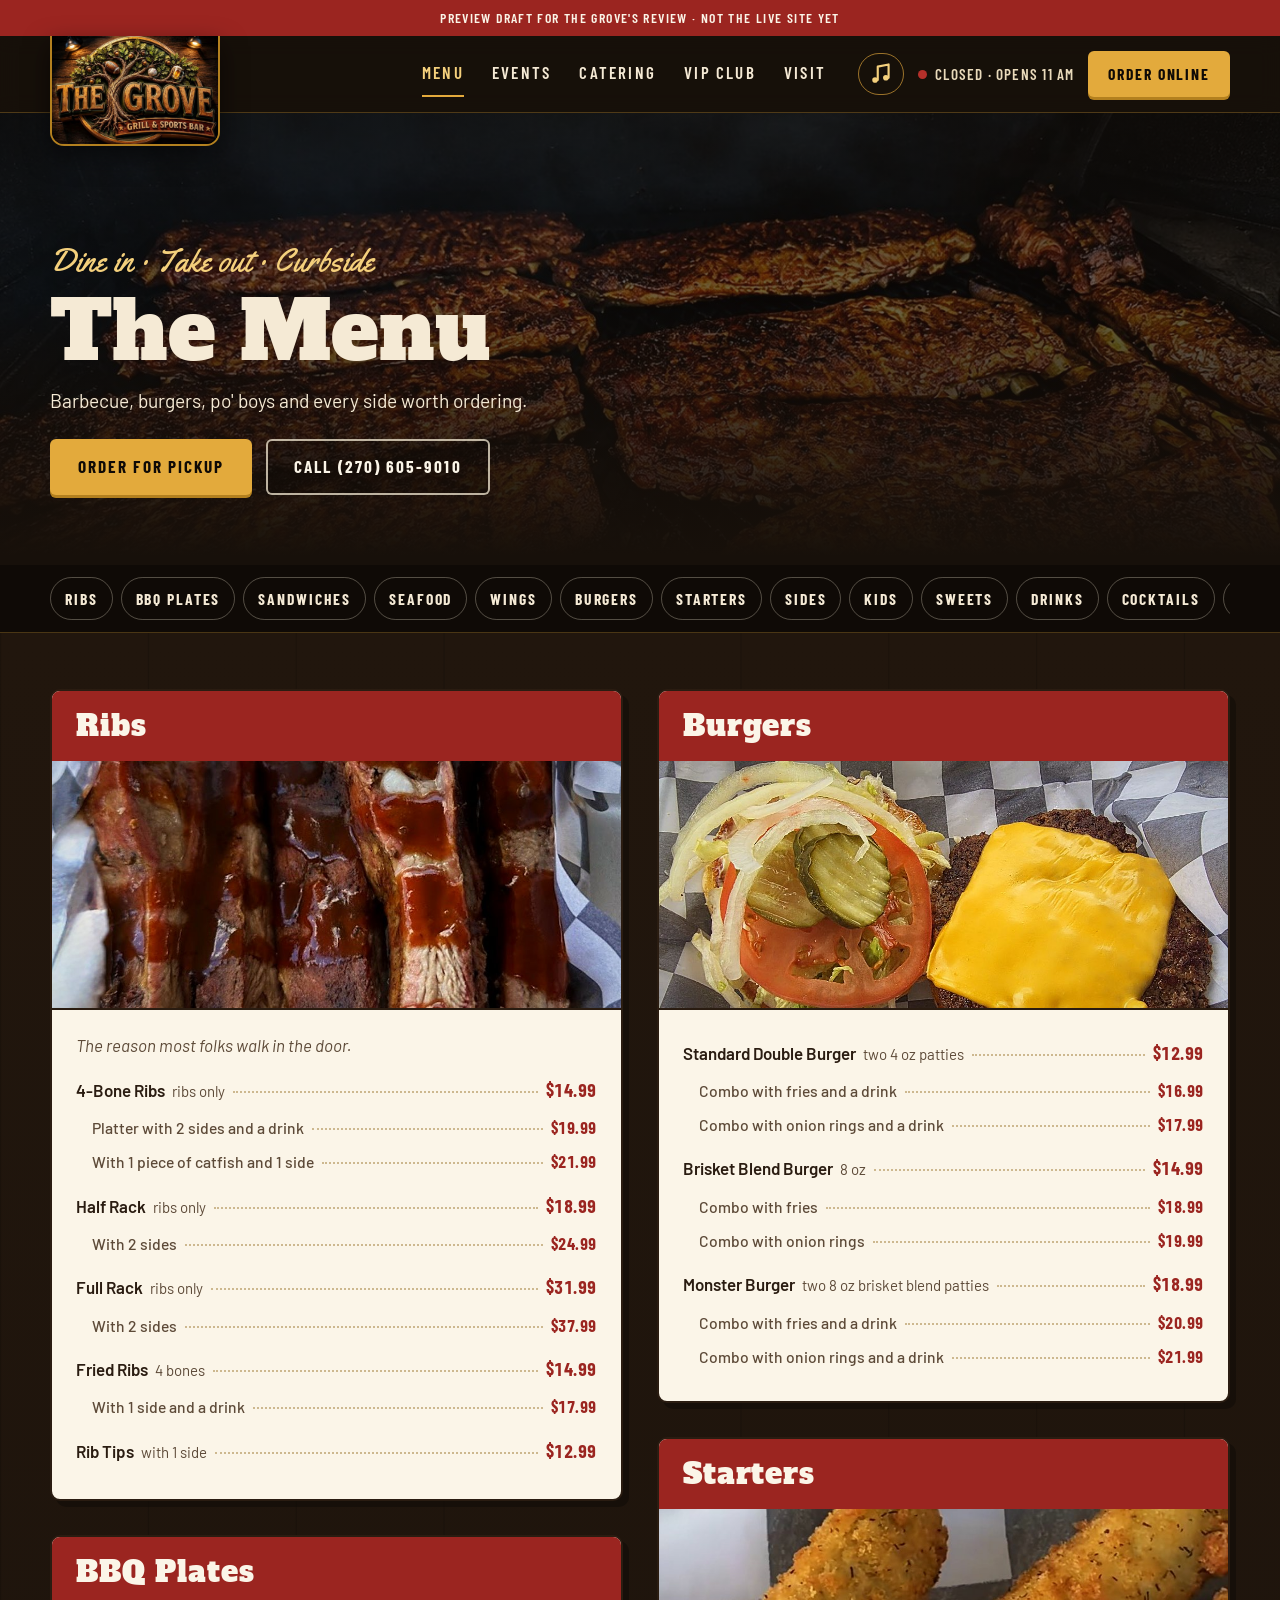
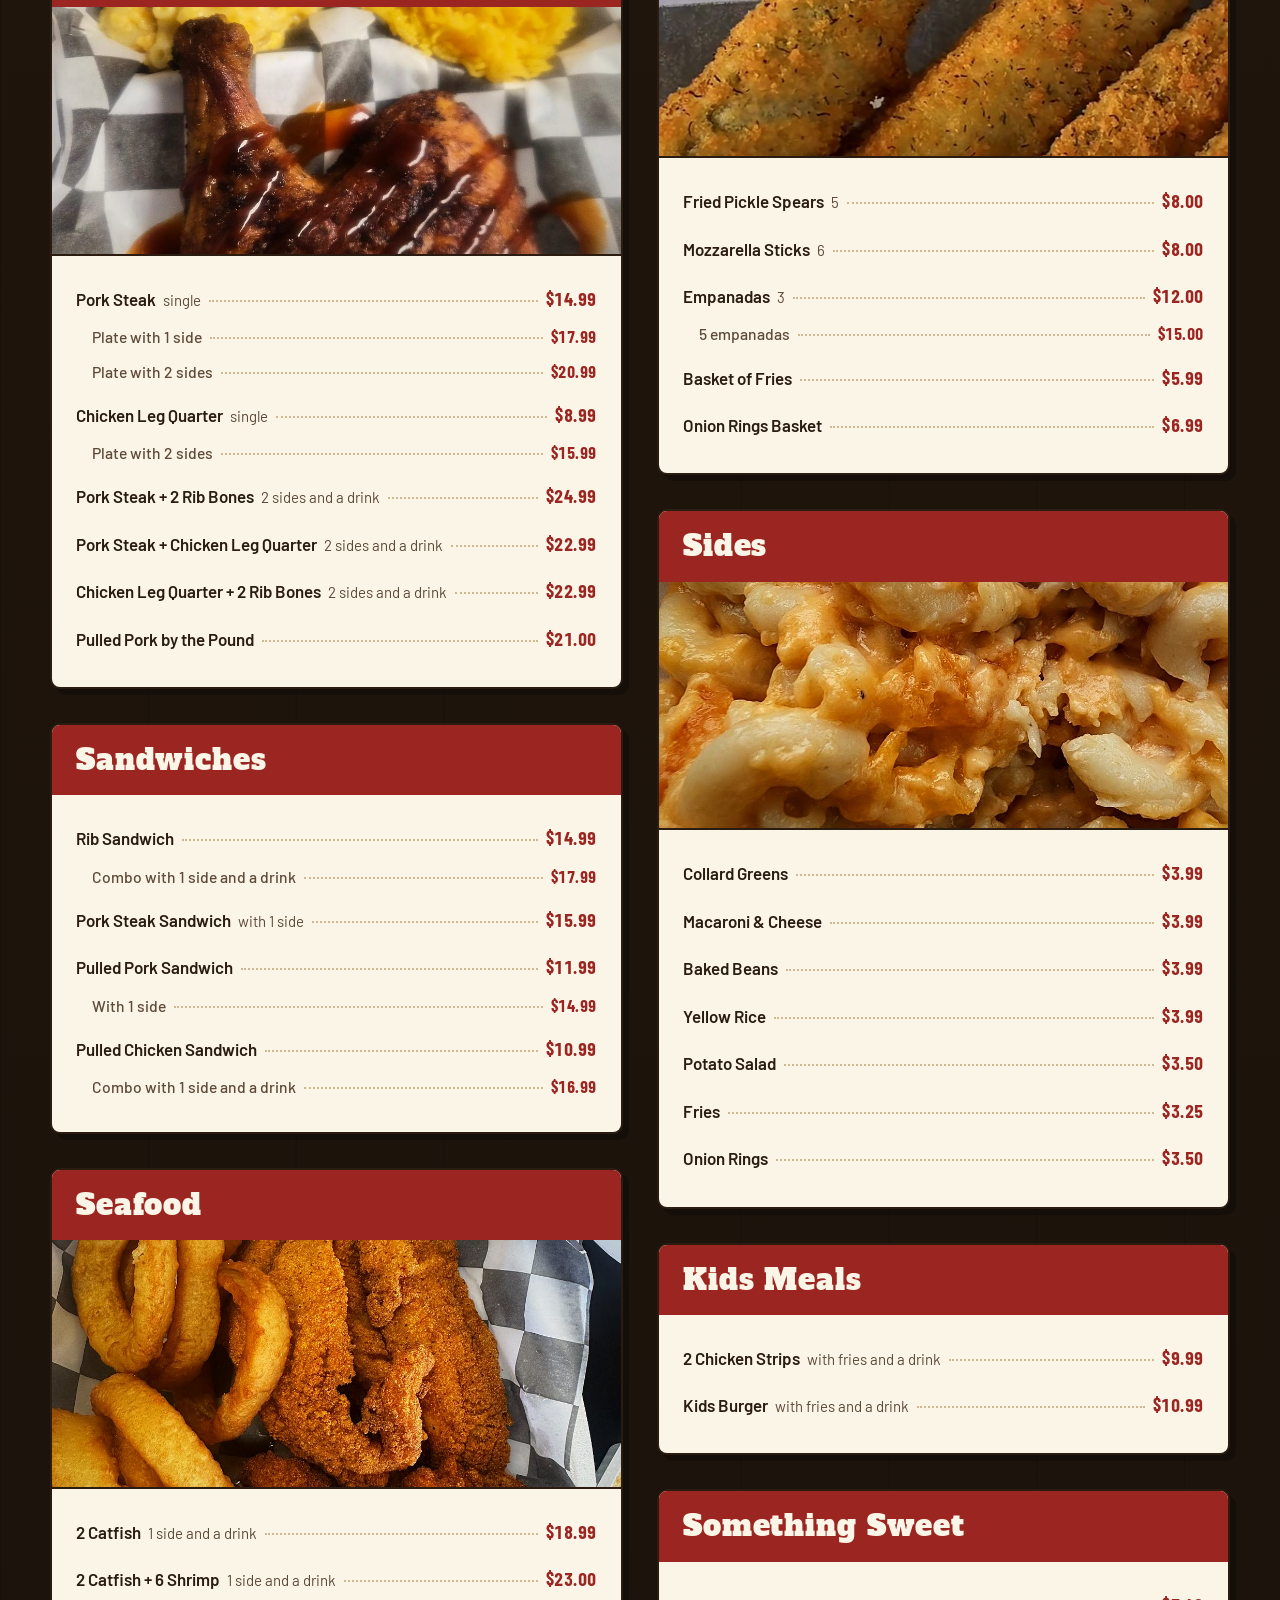
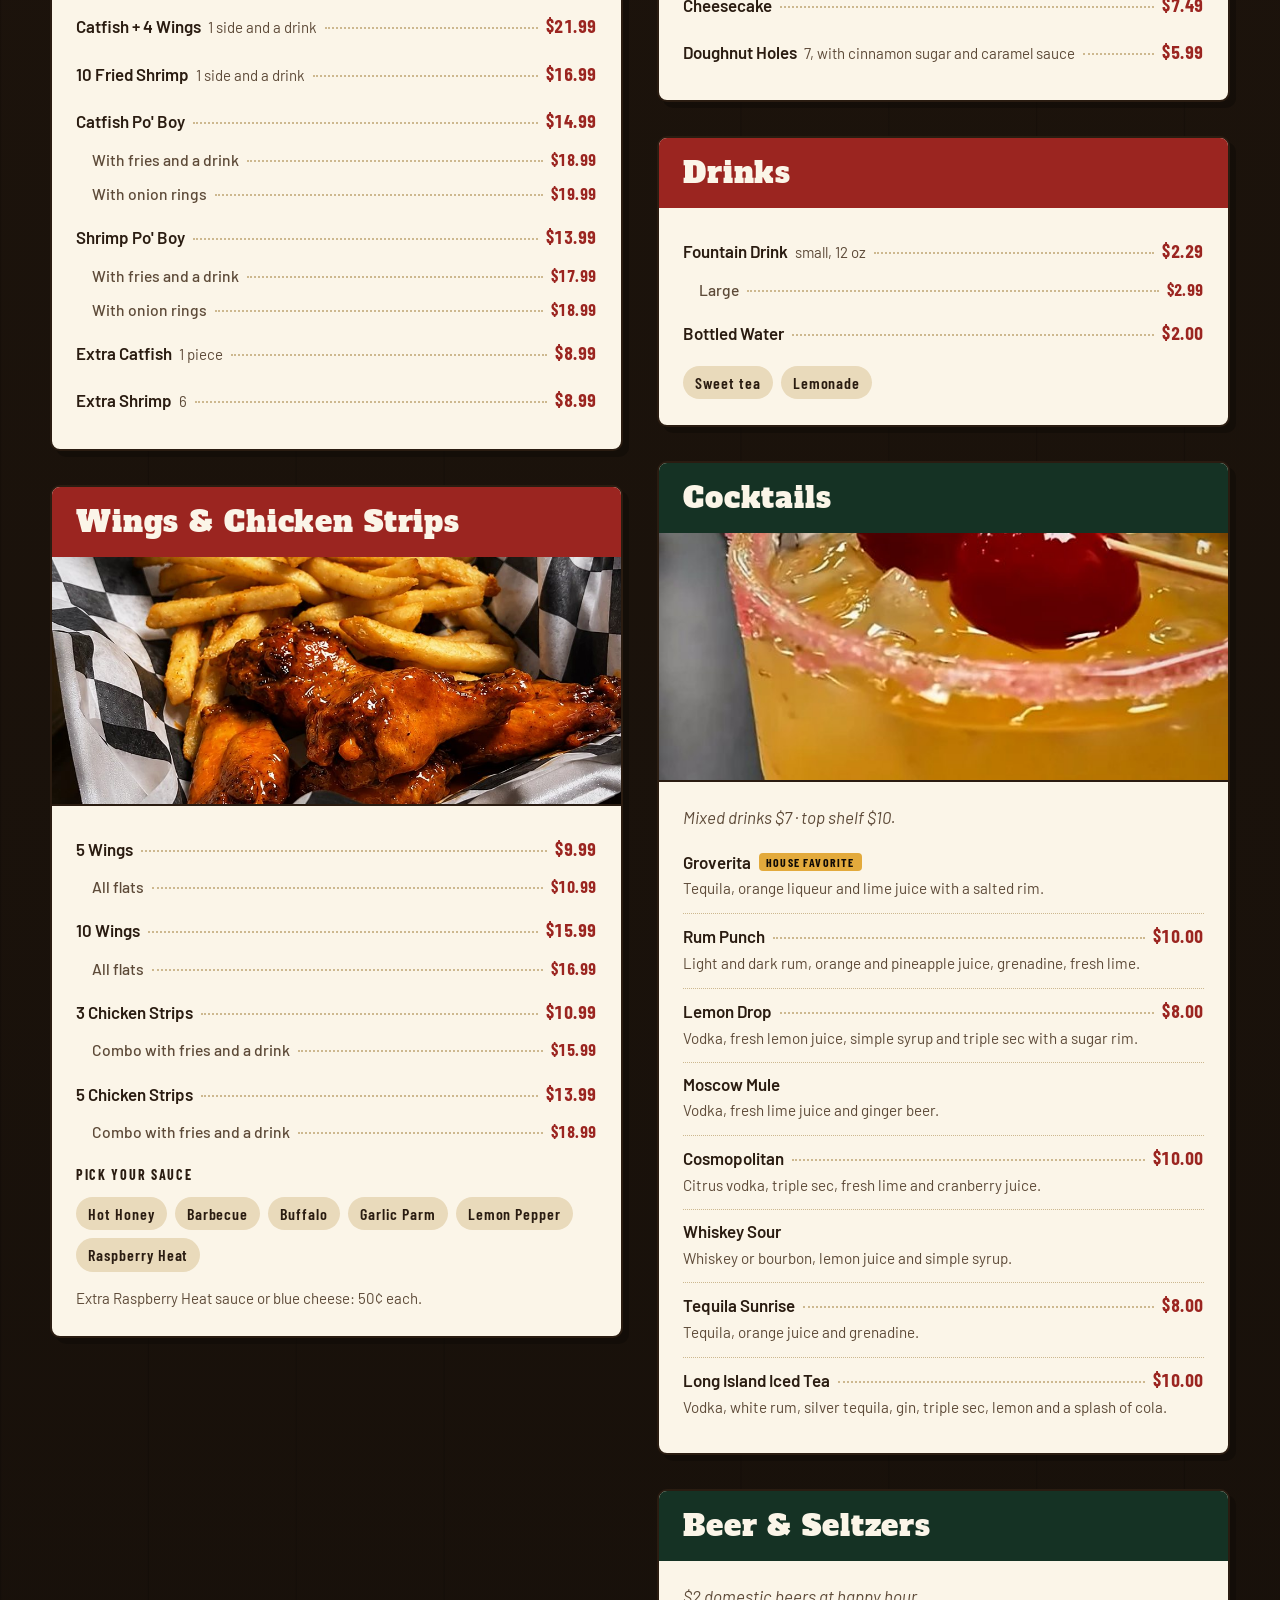
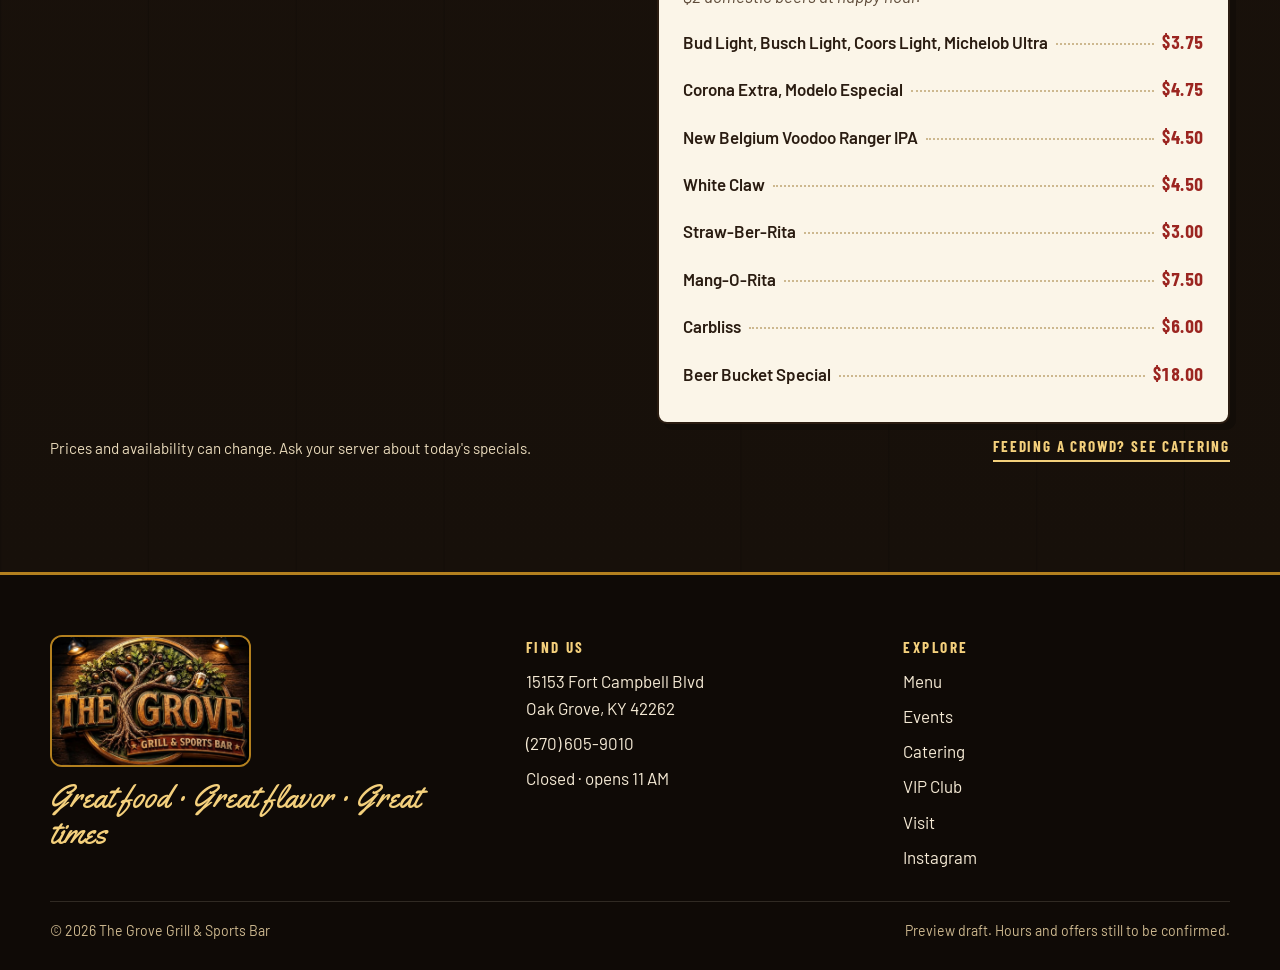
<file: menu.html>
<!doctype html>
<html lang="en">
<head>
  <meta charset="utf-8">
  <meta name="viewport" content="width=device-width, initial-scale=1">
  <title>Menu | The Grove Grill &amp; Sports Bar, Oak Grove, KY</title>
  <meta name="description" content="Ribs, BBQ plates, fried catfish, shrimp po' boys, wings in six sauces, burgers, sides and cocktails at The Grove Grill & Sports Bar in Oak Grove, KY.">
  <!-- Draft only: remove this line at launch so search engines can list the site. -->
  <meta name="robots" content="noindex">
  <meta name="theme-color" content="#17100a">
  <link rel="preconnect" href="https://fonts.googleapis.com">
  <link rel="preconnect" href="https://fonts.gstatic.com" crossorigin>
  <link href="https://fonts.googleapis.com/css2?family=Alfa+Slab+One&family=Barlow+Condensed:wght@500;600;700&family=Barlow:wght@400;500;600&family=Yellowtail&display=swap" rel="stylesheet">
  <link rel="stylesheet" href="css/styles.css?v=4">
</head>
<body>
  <div id="site-header"></div>

  <main id="main">
    <section class="page-hero">
      <div class="page-hero__media">
        <img src="images/hero-smoker.jpg" alt="" width="1448" height="815">
      </div>
      <div class="wrap page-hero__content">
        <p class="script">Dine in · Take out · Curbside</p>
        <h1>The Menu</h1>
        <p class="lede">Barbecue, burgers, po' boys and every side worth ordering.</p>
        <div class="cta-row">
          <button type="button" class="btn btn--gold" data-order>Order for pickup</button>
          <a class="btn btn--ghost" data-phone-cta></a>
        </div>
      </div>
    </section>

    <nav class="menu-nav" aria-label="Menu sections">
      <div class="wrap"><ul data-menu-nav></ul></div>
    </nav>

    <section class="section wood" style="padding-top:clamp(30px,5vw,56px)">
      <div class="wrap">
        <div class="menu-grid" data-menu></div>
        <div class="menu-foot">
          <p>Prices and availability can change. Ask your server about today's specials.</p>
          <a class="text-link" href="catering.html">Feeding a crowd? See catering</a>
        </div>
      </div>
    </section>
  </main>

  <div id="site-footer"></div>

  <script src="data/site-data.js?v=4"></script>
  <script src="js/site.js?v=4"></script>
</body>
</html>
</file>
<file: css/styles.css>
/* The Grove Grill & Sports Bar
   Palette comes from the restaurant's own menus and logo:
   dark walnut, forest green, logo gold, parchment and barn red. */

:root {
  --walnut-950: #0f0a06;
  --walnut-900: #17100a;
  --walnut-800: #21160d;
  --walnut-700: #2e1f13;
  --walnut-500: #5b4029;
  --green-900: #0e2118;
  --green-800: #153224;
  --green-700: #1d4732;
  --green-500: #3f7a54;
  --gold-300: #f4d07c;
  --gold-500: #e3aa3c;
  --gold-700: #b3801f;
  --cream-50: #fbf5e8;
  --cream-100: #f5ead5;
  --cream-200: #e9dabb;
  --cream-400: #cdb88f;
  --red-500: #b5302a;
  --red-600: #9b2520;
  --red-800: #6d1815;
  --neon: #7a63ff;
  --ink: #2a1c11;
  --ink-soft: #5d4a38;

  --font-display: "Alfa Slab One", "Rockwell", "Roboto Slab", Georgia, serif;
  --font-label: "Barlow Condensed", "Arial Narrow", "Helvetica Neue", Arial, sans-serif;
  --font-body: "Barlow", "Helvetica Neue", Arial, sans-serif;
  --font-script: "Yellowtail", "Brush Script MT", cursive;

  --wrap: 1180px;
  --gutter: clamp(18px, 4vw, 40px);
  --radius: 10px;
  --header-h: 76px;
}

*, *::before, *::after { box-sizing: border-box; }

html { scroll-behavior: smooth; scroll-padding-top: calc(var(--header-h) + 16px); }

body {
  margin: 0;
  background: var(--walnut-900);
  color: var(--cream-100);
  font-family: var(--font-body);
  font-size: 17px;
  line-height: 1.6;
  -webkit-font-smoothing: antialiased;
}

img { display: block; max-width: 100%; height: auto; }
a { color: inherit; }
h1, h2, h3, p { margin: 0; }
ul { margin: 0; padding: 0; list-style: none; }
button { font: inherit; color: inherit; }

:focus-visible { outline: 3px solid var(--gold-300); outline-offset: 3px; border-radius: 4px; }

.wrap { width: min(var(--wrap), 100% - 2 * var(--gutter)); margin-inline: auto; }

.skip {
  position: absolute; left: 12px; top: -60px; z-index: 200;
  background: var(--gold-500); color: var(--walnut-950);
  padding: 10px 16px; border-radius: 6px; font-weight: 600;
}
.skip:focus { top: 12px; }

/* ---------- Type ---------- */

.script {
  font-family: var(--font-script);
  color: var(--gold-300);
  font-size: clamp(1.5rem, 2.6vw, 2rem);
  line-height: 1.1;
}

.label {
  font-family: var(--font-label);
  font-weight: 600;
  letter-spacing: 0.16em;
  text-transform: uppercase;
  font-size: 0.95rem;
}

.title {
  font-family: var(--font-display);
  font-weight: 400;
  font-size: clamp(2rem, 4.6vw, 3.4rem);
  line-height: 1.04;
  letter-spacing: 0.01em;
  text-wrap: balance;
}

.lede { font-size: clamp(1.05rem, 1.5vw, 1.2rem); max-width: 58ch; }

.section-head { display: grid; gap: 10px; margin-bottom: clamp(28px, 4vw, 48px); }
.section-head--center { text-align: center; justify-items: center; }

.rule {
  display: flex; align-items: center; gap: 14px;
  color: var(--gold-500);
}
.rule::before, .rule::after {
  content: ""; height: 2px; width: clamp(28px, 6vw, 72px);
  background: currentColor; opacity: 0.7;
}

/* ---------- Buttons ---------- */

.btn {
  display: inline-flex; align-items: center; justify-content: center; gap: 10px;
  min-height: 50px; padding: 12px 26px;
  border: 2px solid transparent; border-radius: 6px;
  font-family: var(--font-label); font-weight: 700; font-size: 1.08rem;
  letter-spacing: 0.12em; text-transform: uppercase; text-decoration: none;
  cursor: pointer;
  transition: transform 0.15s ease, background-color 0.15s ease, color 0.15s ease, border-color 0.15s ease;
}
.btn:hover { transform: translateY(-2px); }
.btn:active { transform: translateY(0); }

.btn--gold { background: var(--gold-500); color: var(--walnut-950); box-shadow: 0 3px 0 var(--gold-700); }
.btn--gold:hover { background: var(--gold-300); }

.btn--ghost { border-color: rgba(245, 234, 213, 0.75); color: var(--cream-50); background: rgba(15, 10, 6, 0.25); }
.btn--ghost:hover { background: var(--cream-50); color: var(--walnut-950); border-color: var(--cream-50); }

.btn--red { background: var(--red-600); color: var(--cream-50); box-shadow: 0 3px 0 var(--red-800); }
.btn--red:hover { background: var(--red-500); }

.btn--dark { background: var(--walnut-900); color: var(--cream-50); }
.btn--dark:hover { background: var(--walnut-700); }

.btn--small { min-height: 42px; padding: 8px 18px; font-size: 0.98rem; white-space: nowrap; }

.text-link {
  font-family: var(--font-label); font-weight: 700; letter-spacing: 0.12em; text-transform: uppercase;
  color: var(--gold-300); text-decoration: none; border-bottom: 2px solid currentColor; padding-bottom: 2px;
}
.text-link:hover { color: var(--cream-50); }
.on-cream .text-link { color: var(--red-600); }
.on-cream .text-link:hover { color: var(--ink); }

/* ---------- Draft ribbon ---------- */

.draft-ribbon {
  background: var(--red-600); color: var(--cream-50);
  font-family: var(--font-label); font-weight: 600; letter-spacing: 0.1em; text-transform: uppercase;
  font-size: 0.86rem; text-align: center; padding: 7px var(--gutter);
}

/* ---------- Header ---------- */

.site-header {
  position: sticky; top: 0; z-index: 100;
  background: rgba(23, 16, 10, 0.94);
  backdrop-filter: blur(10px);
  border-bottom: 1px solid rgba(227, 170, 60, 0.28);
}
.site-header__bar {
  display: flex; align-items: center; gap: clamp(14px, 2.5vw, 34px);
  min-height: var(--header-h);
}
/* The logo is the restaurant's wooden sign. It hangs from the header, like the sign over the door,
   and tucks up into the header once the page is scrolled. */
.brand {
  display: block; flex: none; text-decoration: none; overflow: hidden;
  align-self: flex-start; position: relative; z-index: 2;
  background: #120c07;
  border: 2px solid var(--gold-700); border-top: 0; border-radius: 0 0 14px 14px;
  box-shadow: 0 10px 26px rgba(0, 0, 0, 0.55);
  margin-bottom: -34px;
  transition: margin 0.25s ease;
}
.brand img { height: 108px; width: auto; transition: height 0.25s ease; }
.nav a { white-space: nowrap; }
.site-header.is-scrolled .brand { margin-bottom: -2px; }
.site-header.is-scrolled .brand img { height: 76px; }

.nav { display: flex; align-items: center; gap: clamp(14px, 2.2vw, 30px); margin-left: auto; }
.nav a {
  font-family: var(--font-label); font-weight: 600; font-size: 1.06rem;
  letter-spacing: 0.13em; text-transform: uppercase; text-decoration: none;
  color: var(--cream-100); padding: 8px 0; border-bottom: 2px solid transparent;
}
.nav a:hover, .nav a[aria-current="page"] { color: var(--gold-300); border-bottom-color: var(--gold-500); }

.header-actions { display: flex; align-items: center; gap: 14px; }
/* On mid-size screens the open/closed line would push the header past the edge. It is still
   shown in the Visit section and the footer. */
@media (max-width: 1260px) { .header-actions .open-chip { display: none; } }

.open-chip {
  display: inline-flex; align-items: center; gap: 8px; white-space: nowrap;
  font-family: var(--font-label); font-weight: 600; font-size: 0.95rem; letter-spacing: 0.08em; text-transform: uppercase;
  color: var(--cream-200);
}
.open-chip::before { content: ""; width: 9px; height: 9px; border-radius: 50%; background: var(--cream-400); }
.open-chip[data-state="open"]::before { background: #58c777; box-shadow: 0 0 0 4px rgba(88, 199, 119, 0.2); }
.open-chip[data-state="closed"]::before { background: var(--red-500); }

.nav-toggle {
  display: none;
  width: 46px; height: 46px; border-radius: 8px;
  border: 1px solid rgba(245, 234, 213, 0.35); background: transparent; cursor: pointer;
  align-items: center; justify-content: center;
}
.nav-toggle span, .nav-toggle span::before, .nav-toggle span::after {
  display: block; width: 20px; height: 2px; background: var(--cream-50); position: relative; content: "";
}
.nav-toggle span::before { position: absolute; top: -6px; }
.nav-toggle span::after { position: absolute; top: 6px; }

@media (max-width: 980px) {
  .nav-toggle { display: inline-flex; }
  .header-actions { margin-left: auto; }
  .header-actions .open-chip { display: none; }
  .nav {
    display: none; position: absolute; left: 0; right: 0; top: 100%;
    flex-direction: column; align-items: stretch; gap: 0; margin: 0;
    background: var(--walnut-900); border-bottom: 1px solid rgba(227, 170, 60, 0.28);
    padding: 6px var(--gutter) 18px;
  }
  .nav.is-open { display: flex; }
  .nav a { padding: 14px 0; border-bottom: 1px solid rgba(245, 234, 213, 0.12); font-size: 1.2rem; }
}
@media (max-width: 560px) {
  :root { --header-h: 66px; }
  .brand { margin-bottom: -26px; border-radius: 0 0 12px 12px; }
  .brand img { height: 90px; }
  .site-header.is-scrolled .brand { margin-bottom: -2px; }
  .site-header.is-scrolled .brand img { height: 66px; }
  .header-actions .btn { display: none; }
}

/* ---------- Hero ---------- */

.hero { position: relative; isolation: isolate; min-height: min(84vh, 780px); display: grid; align-items: end; overflow: hidden; background: var(--walnut-950); }

/* Slideshow: slides are stacked; the active one fades in while its photo slowly pans. */
.hero__slides { position: absolute; inset: 0; z-index: -2; }
.hero__slide { position: absolute; inset: 0; opacity: 0; transition: opacity 1.3s ease; }
.hero__slide.is-active { opacity: 1; }
.hero__slide img { width: 100%; height: 100%; object-fit: cover; transform: scale(1.12); will-change: transform; }
.hero__slide.is-panning img { animation: pan-right var(--pan-time, 9s) linear forwards; }
.hero__slide.is-panning[data-pan="left"] img { animation-name: pan-left; }
.hero__slide.is-panning[data-pan="in"] img { animation-name: pan-in; }
.hero__slide.is-panning[data-pan="out"] img { animation-name: pan-out; }
.hero.is-paused .hero__slide img { animation-play-state: paused; }

@keyframes pan-right { from { transform: scale(1.14) translate(-3%, 1%); } to { transform: scale(1.2) translate(3%, -1%); } }
@keyframes pan-left { from { transform: scale(1.2) translate(3%, -1%); } to { transform: scale(1.14) translate(-3%, 1%); } }
@keyframes pan-in { from { transform: scale(1.04); } to { transform: scale(1.2) translate(1.5%, 0); } }
@keyframes pan-out { from { transform: scale(1.22) translate(-1.5%, 0); } to { transform: scale(1.05); } }

.hero__foot { display: flex; flex-wrap: wrap; align-items: center; justify-content: space-between; gap: 14px 28px; width: 100%; margin-top: 10px; }
.hero__controls { display: flex; align-items: center; gap: 14px; }
.hero__caption {
  font-family: var(--font-label); font-weight: 600; letter-spacing: 0.14em; text-transform: uppercase; font-size: 0.95rem;
  color: var(--gold-300);
}
.hero__dots { display: flex; align-items: center; gap: 8px; }
.hero__dot {
  width: 12px; height: 12px; padding: 0; border-radius: 999px; cursor: pointer;
  border: 2px solid rgba(245, 234, 213, 0.8); background: transparent; position: relative; overflow: hidden;
  transition: width 0.3s ease;
}
.hero__dot::before { content: ""; position: absolute; inset: -12px; } /* larger tap target */
.hero__dot[aria-current="true"] { width: 40px; border-color: var(--gold-500); }
.hero__dot[aria-current="true"]::after {
  content: ""; position: absolute; inset: 0; background: var(--gold-500);
  transform-origin: left; transform: scaleX(0); animation: dot-fill var(--slide-time, 6.5s) linear forwards;
}
.hero.is-paused .hero__dot[aria-current="true"]::after { animation-play-state: paused; }
.hero.is-static .hero__dot[aria-current="true"]::after { animation: none; transform: none; }
@keyframes dot-fill { to { transform: scaleX(1); } }
.hero__toggle {
  width: 34px; height: 34px; border-radius: 50%; cursor: pointer; display: grid; place-items: center;
  border: 2px solid rgba(245, 234, 213, 0.8); background: rgba(15, 10, 6, 0.4); color: var(--cream-50);
}
.hero__toggle:hover { background: var(--cream-50); color: var(--walnut-950); }
.hero__toggle svg { width: 12px; height: 12px; fill: currentColor; }
.hero.is-static .hero__toggle { display: none; }

.hero::before {
  content: ""; position: absolute; inset: 0; z-index: -1;
  background:
    linear-gradient(90deg, rgba(15, 10, 6, 0.92) 0%, rgba(15, 10, 6, 0.72) 38%, rgba(15, 10, 6, 0.12) 72%),
    linear-gradient(0deg, rgba(15, 10, 6, 0.9) 0%, rgba(15, 10, 6, 0) 42%);
}
.hero__content { padding-block: clamp(90px, 14vh, 150px) clamp(44px, 7vh, 80px); display: grid; gap: 18px; justify-items: start; }
.hero h1 {
  font-family: var(--font-display); font-weight: 400;
  font-size: clamp(3rem, 9vw, 6.6rem); line-height: 0.96; letter-spacing: 0.01em;
  color: var(--cream-50); text-shadow: 0 4px 0 rgba(15, 10, 6, 0.55);
}
.hero h1 em { font-style: normal; color: var(--gold-500); }
.hero .lede { color: var(--cream-100); max-width: 46ch; }
.cta-row { display: flex; flex-wrap: wrap; gap: 14px; margin-top: 8px; }

.rating-pill {
  display: inline-flex; align-items: center; gap: 10px; margin-top: 10px;
  font-family: var(--font-label); font-weight: 600; letter-spacing: 0.08em; text-transform: uppercase; font-size: 1rem;
  color: var(--cream-100); text-decoration: none;
}
.rating-pill:hover { color: var(--gold-300); }
.stars { color: var(--gold-500); letter-spacing: 0.12em; font-size: 1.05rem; }

@media (max-width: 700px) {
  .hero { min-height: 78vh; }
  .hero::before {
    background: linear-gradient(0deg, rgba(15, 10, 6, 0.96) 0%, rgba(15, 10, 6, 0.78) 45%, rgba(15, 10, 6, 0.25) 100%);
  }
  .hero__caption { display: none; }
}

/* ---------- Quick tiles ---------- */

.tiles { background: var(--walnut-950); padding-block: clamp(18px, 3vw, 30px); }
.tiles__grid { display: grid; grid-template-columns: repeat(3, 1fr); gap: clamp(12px, 2vw, 22px); }
.tile {
  position: relative; isolation: isolate; overflow: hidden;
  display: grid; align-content: end; gap: 4px;
  min-height: clamp(170px, 22vw, 270px); padding: clamp(16px, 2.4vw, 28px);
  border-radius: var(--radius); border: 2px solid var(--gold-700);
  text-decoration: none; color: var(--cream-50);
}
.tile img { position: absolute; inset: 0; z-index: -2; width: 100%; height: 100%; object-fit: cover; transition: transform 0.5s ease; }
.tile::before { content: ""; position: absolute; inset: 0; z-index: -1; background: linear-gradient(0deg, rgba(15, 10, 6, 0.92), rgba(15, 10, 6, 0.1) 70%); }
.tile:hover img { transform: scale(1.05); }
.tile__name { font-family: var(--font-display); font-size: clamp(1.6rem, 3.2vw, 2.5rem); line-height: 1; }
.tile__hint { font-family: var(--font-label); font-weight: 600; letter-spacing: 0.12em; text-transform: uppercase; color: var(--gold-300); font-size: 0.98rem; }
@media (max-width: 720px) {
  .tiles__grid { grid-template-columns: 1fr; }
  .tile { min-height: 132px; }
}

/* ---------- Sections ---------- */

.section { padding-block: clamp(56px, 9vw, 110px); }

.wood {
  background:
    repeating-linear-gradient(90deg, rgba(0, 0, 0, 0.16) 0 1px, transparent 1px 148px),
    linear-gradient(180deg, var(--walnut-800), var(--walnut-900));
}

.on-cream {
  background:
    radial-gradient(1200px 500px at 15% 0%, rgba(255, 255, 255, 0.55), transparent 60%),
    var(--cream-100);
  color: var(--ink);
}
.on-cream .script { color: var(--red-600); }
.on-cream .rule { color: var(--red-600); }

.on-green {
  background:
    radial-gradient(900px 420px at 85% 0%, rgba(122, 99, 255, 0.22), transparent 65%),
    linear-gradient(180deg, var(--green-800), var(--green-900));
}

/* ---------- Welcome ---------- */

.welcome { display: grid; grid-template-columns: 1.05fr 1fr; gap: clamp(28px, 5vw, 72px); align-items: center; }
.welcome__copy { display: grid; gap: 18px; justify-items: start; }
.welcome__photo { position: relative; }
.welcome__photo img { border-radius: var(--radius); border: 3px solid var(--gold-700); box-shadow: 0 24px 50px rgba(0, 0, 0, 0.45); }
.welcome__photo figcaption {
  position: absolute; left: 16px; bottom: 16px;
  background: var(--red-600); color: var(--cream-50);
  font-family: var(--font-label); font-weight: 600; letter-spacing: 0.12em; text-transform: uppercase; font-size: 0.9rem;
  padding: 6px 12px; border-radius: 4px;
}
.fact-row { display: flex; flex-wrap: wrap; gap: 10px; margin-top: 4px; }
.fact {
  font-family: var(--font-label); font-weight: 600; letter-spacing: 0.1em; text-transform: uppercase; font-size: 0.92rem;
  border: 1px solid rgba(227, 170, 60, 0.5); color: var(--gold-300);
  padding: 6px 12px; border-radius: 999px;
}
@media (max-width: 860px) { .welcome { grid-template-columns: 1fr; } }

/* ---------- Happy hour ---------- */

.happy { background: linear-gradient(100deg, var(--green-900), var(--green-700)); border-block: 3px solid var(--gold-700); }
.happy__grid { display: grid; grid-template-columns: auto 1fr auto; gap: clamp(20px, 4vw, 56px); align-items: center; padding-block: clamp(28px, 4vw, 44px); }
.happy__glass { width: clamp(110px, 14vw, 170px); aspect-ratio: 3 / 4; object-fit: cover; border-radius: var(--radius); border: 2px solid var(--gold-500); margin-block: calc(-1 * clamp(44px, 6vw, 70px)); box-shadow: 0 18px 40px rgba(0, 0, 0, 0.5); transform: rotate(-3deg); }
.happy__copy { display: grid; gap: 4px; }
.happy__headline { font-family: var(--font-display); font-size: clamp(2rem, 5vw, 3.6rem); line-height: 1; color: var(--gold-300); }
.happy__when { color: var(--cream-200); font-size: 0.98rem; }
@media (max-width: 780px) {
  .happy__grid { grid-template-columns: auto 1fr; }
  .happy__grid .btn { grid-column: 1 / -1; }
  .happy__glass { margin-block: 0; }
}

/* ---------- Favorites ---------- */

.favs { display: grid; gap: clamp(18px, 2.6vw, 30px); }
/* The smaller cards sit three to a row. When the count does not divide by three, the first
   cards go two to a row instead, so every row is full whatever number of favorites there is. */
.fav-list { display: grid; grid-template-columns: repeat(6, minmax(0, 1fr)); gap: clamp(14px, 2vw, 22px); }
.fav-list .fav { grid-column: span 2; }
@media (min-width: 1001px) {
  .fav-list .fav:first-child:nth-last-child(3n+2),
  .fav-list .fav:first-child:nth-last-child(3n+2) + .fav,
  .fav-list .fav:first-child:nth-last-child(3n+1),
  .fav-list .fav:first-child:nth-last-child(3n+1) + .fav,
  .fav-list .fav:first-child:nth-last-child(3n+1) + .fav + .fav,
  .fav-list .fav:first-child:nth-last-child(3n+1) + .fav + .fav + .fav { grid-column: span 3; }
  .fav-list .fav:first-child:nth-last-child(3n+2) .fav__img,
  .fav-list .fav:first-child:nth-last-child(3n+2) + .fav .fav__img,
  .fav-list .fav:first-child:nth-last-child(3n+1) .fav__img,
  .fav-list .fav:first-child:nth-last-child(3n+1) + .fav .fav__img,
  .fav-list .fav:first-child:nth-last-child(3n+1) + .fav + .fav .fav__img,
  .fav-list .fav:first-child:nth-last-child(3n+1) + .fav + .fav + .fav .fav__img { aspect-ratio: 16 / 9; }
}

.fav {
  background: var(--cream-50); border: 2px solid var(--ink); border-radius: var(--radius);
  box-shadow: 6px 6px 0 var(--red-600); overflow: hidden;
  display: grid; align-content: start;
}
.fav__img { width: 100%; aspect-ratio: 16 / 11; object-fit: cover; border-bottom: 2px solid var(--ink); }
.fav--lead { grid-template-columns: 1.25fr 1fr; align-items: stretch; }
.fav--lead .fav__img { height: 100%; min-height: 300px; aspect-ratio: auto; border-bottom: 0; border-right: 2px solid var(--ink); }
.fav--lead .fav__body { align-content: center; padding: clamp(20px, 3.4vw, 44px); gap: 12px; }
.fav__body { padding: clamp(14px, 1.6vw, 20px); display: grid; gap: 8px; align-content: start; }
.fav__name { font-family: var(--font-display); font-size: clamp(1.25rem, 1.8vw, 1.55rem); line-height: 1.08; }
.fav--lead .fav__name { font-size: clamp(1.9rem, 3.6vw, 3rem); }
.fav--lead p { font-size: 1.08rem; }
.fav__mentions.fav__tag { background: var(--red-600); }
.fav__price { font-family: var(--font-label); font-weight: 700; letter-spacing: 0.06em; font-size: 1.08rem; color: var(--red-600); }
.fav__mentions {
  justify-self: start;
  font-family: var(--font-label); font-weight: 600; letter-spacing: 0.1em; text-transform: uppercase; font-size: 0.84rem;
  background: var(--green-800); color: var(--cream-50); padding: 4px 10px; border-radius: 999px;
}
.favs__more { margin-top: clamp(26px, 4vw, 40px); display: flex; flex-wrap: wrap; gap: 14px; align-items: center; }
/* Tablets: two to a row. With an odd count the first card takes a full row. */
@media (max-width: 1000px) {
  .fav-list .fav { grid-column: span 3; }
  .fav-list .fav:first-child:nth-last-child(odd) { grid-column: 1 / -1; }
  .fav-list .fav:first-child:nth-last-child(odd) .fav__img { aspect-ratio: 2 / 1; }
}
@media (max-width: 760px) {
  .fav--lead { grid-template-columns: 1fr; }
  .fav--lead .fav__img { min-height: 0; aspect-ratio: 4 / 3; border-right: 0; border-bottom: 2px solid var(--ink); }
}
@media (max-width: 520px) {
  .fav-list .fav, .fav-list .fav:first-child:nth-last-child(odd) { grid-column: 1 / -1; }
  .fav-list .fav:first-child:nth-last-child(odd) .fav__img { aspect-ratio: 16 / 11; }
}

/* ---------- Game day ---------- */

.section--flush-top { padding-top: 0; }
.neon-strip { position: relative; height: clamp(170px, 26vw, 360px); margin-bottom: clamp(30px, 5vw, 64px); overflow: hidden; }
.neon-strip img { width: 100%; height: 100%; object-fit: cover; object-position: 50% 30%; }
.neon-strip::after {
  content: ""; position: absolute; inset: 0;
  background: linear-gradient(180deg, rgba(21, 50, 36, 0.1) 0%, rgba(21, 50, 36, 0) 45%, var(--green-800) 100%);
}

.gameday { display: grid; grid-template-columns: 1fr 1fr; gap: clamp(28px, 5vw, 70px); align-items: start; }
.gameday__copy { display: grid; gap: 18px; justify-items: start; }
.gameday__copy .script { color: var(--gold-300); }
.four-up { display: grid; grid-template-columns: repeat(2, minmax(0, 1fr)); gap: 10px; width: 100%; }
.four-up li {
  font-family: var(--font-label); font-weight: 700; letter-spacing: 0.14em; text-transform: uppercase;
  border: 1px solid rgba(245, 234, 213, 0.3); border-radius: 8px; padding: 12px 14px; text-align: center;
  background: rgba(15, 10, 6, 0.28);
}
.gameday__photo { border-radius: var(--radius); border: 2px solid rgba(122, 99, 255, 0.65); box-shadow: 0 0 44px rgba(122, 99, 255, 0.28); }

.board {
  background: var(--walnut-950); border: 2px solid var(--gold-700); border-radius: var(--radius);
  padding: clamp(18px, 2.6vw, 28px); display: grid; gap: 6px;
}
.board__head { display: flex; align-items: baseline; justify-content: space-between; gap: 12px; margin-bottom: 8px; }
.board__title { font-family: var(--font-display); font-size: 1.5rem; color: var(--gold-300); }
.board__tag {
  font-family: var(--font-label); font-weight: 600; letter-spacing: 0.1em; text-transform: uppercase; font-size: 0.78rem;
  color: var(--cream-400); border: 1px dashed var(--cream-400); border-radius: 4px; padding: 2px 8px;
}
.event { display: grid; grid-template-columns: 62px 1fr; gap: 14px; align-items: center; padding: 12px 0; border-top: 1px solid rgba(245, 234, 213, 0.14); }
.event__day {
  font-family: var(--font-label); font-weight: 700; letter-spacing: 0.1em; text-transform: uppercase; text-align: center;
  background: var(--green-700); color: var(--cream-50); border-radius: 6px; padding: 8px 4px; font-size: 1rem;
}
.event__title { font-family: var(--font-label); font-weight: 700; font-size: 1.25rem; letter-spacing: 0.04em; text-transform: uppercase; line-height: 1.15; }
.event__note { color: var(--cream-200); font-size: 0.96rem; }
.gameday__side { display: grid; gap: 22px; }
@media (max-width: 900px) { .gameday { grid-template-columns: 1fr; } }

/* ---------- Anthem player ---------- */

.music-toggle {
  display: inline-flex; align-items: center; gap: 9px; height: 42px; padding: 0 14px;
  border-radius: 999px; border: 1px solid rgba(227, 170, 60, 0.65); background: transparent; color: var(--gold-300);
  font-family: var(--font-label); font-weight: 700; font-size: 0.98rem; letter-spacing: 0.12em; text-transform: uppercase;
  cursor: pointer; transition: background-color 0.15s ease, color 0.15s ease;
}
.music-toggle:hover { background: rgba(227, 170, 60, 0.16); }
/* Plain note = press to play. Note inside a crossed circle = press to turn the music off. */
.music-toggle__icon { width: 26px; height: 26px; flex: none; }
.music-toggle__icon--mute { display: none; }
.is-music-on .music-toggle__icon--mute { display: block; }
.is-music-on .music-toggle__icon--play { display: none; }
.is-music-on .music-toggle { background: var(--gold-500); border-color: var(--gold-500); color: var(--walnut-950); }
.is-music-on .music-toggle:hover { background: var(--gold-300); }
.music-toggle__text { white-space: nowrap; }
@media (max-width: 1400px) { .music-toggle__text { display: none; } .music-toggle { padding: 0 9px; width: 46px; justify-content: center; } }

.anthem {
  display: grid; grid-template-columns: auto 1fr; gap: clamp(14px, 2vw, 22px); align-items: center; width: 100%;
  margin-top: 6px; padding: clamp(14px, 2vw, 20px);
  background: rgba(15, 10, 6, 0.45); border: 1px solid rgba(227, 170, 60, 0.45); border-radius: var(--radius);
}
.anthem__disc {
  position: relative; width: clamp(84px, 9vw, 108px); aspect-ratio: 1; border-radius: 50%; padding: 0; cursor: pointer;
  border: 2px solid var(--gold-700);
  background:
    repeating-radial-gradient(circle at 50% 50%, #17130f 0 2px, #26201a 2px 4px);
  display: grid; place-items: center; box-shadow: 0 8px 20px rgba(0, 0, 0, 0.5);
}
.anthem__label {
  width: 58%; aspect-ratio: 1; border-radius: 50%; background: #120c07; border: 1px solid var(--gold-700);
  display: grid; place-items: center; overflow: hidden;
  animation: spin 5s linear infinite; animation-play-state: paused;
}
.anthem__label img { width: 92%; }
.is-music-on .anthem__label { animation-play-state: running; }
@keyframes spin { to { transform: rotate(360deg); } }
.anthem__btn {
  position: absolute; right: -4px; bottom: -4px; width: 38px; height: 38px; border-radius: 50%;
  background: var(--gold-500); border: 2px solid var(--walnut-950);
  background-repeat: no-repeat; background-position: 55% 50%; background-size: 14px 14px;
  background-image: url("data:image/svg+xml,%3Csvg xmlns='http://www.w3.org/2000/svg' viewBox='0 0 12 12'%3E%3Cpath fill='%230f0a06' d='M2 0l10 6-10 6z'/%3E%3C/svg%3E");
}
.is-music-on .anthem__btn {
  background-position: 50% 50%;
  background-image: url("data:image/svg+xml,%3Csvg xmlns='http://www.w3.org/2000/svg' viewBox='0 0 12 12'%3E%3Cpath fill='%230f0a06' d='M1 0h3.5v12H1zM7.5 0H11v12H7.5z'/%3E%3C/svg%3E");
}
.anthem__info { display: grid; gap: 6px; min-width: 0; }
.anthem__title { font-family: var(--font-display); font-size: clamp(1.25rem, 2.2vw, 1.7rem); line-height: 1.1; }
.anthem__bar { height: 8px; border-radius: 999px; background: rgba(245, 234, 213, 0.2); overflow: hidden; cursor: pointer; margin-top: 2px; }
.anthem__bar i { display: block; height: 100%; background: var(--gold-500); transform-origin: left; transform: scaleX(0); }
.anthem__meta { display: flex; justify-content: space-between; gap: 12px; font-size: 0.9rem; color: var(--cream-200); font-variant-numeric: tabular-nums; }

/* ---------- Events ---------- */

.events__heading { margin: clamp(26px, 4vw, 44px) 0 clamp(16px, 2.4vw, 26px); }
.section-head + .events__heading { margin-top: 0; }
[data-events-past-wrap] .events__heading { margin-top: clamp(34px, 5vw, 60px); }
.events { display: grid; gap: clamp(14px, 2.2vw, 26px); }
.events--upcoming { grid-template-columns: repeat(2, minmax(0, 1fr)); }
.events--past { grid-template-columns: repeat(3, minmax(0, 1fr)); }
.events__empty { grid-column: 1 / -1; padding: 22px; border: 1px dashed rgba(245, 234, 213, 0.35); border-radius: var(--radius); color: var(--cream-200); }
.events__foot { margin-top: clamp(28px, 4vw, 44px); display: flex; flex-wrap: wrap; gap: 14px 24px; align-items: center; }

.event-card {
  background: var(--cream-50); color: var(--ink); border: 2px solid var(--gold-700); border-radius: var(--radius); overflow: hidden;
  display: grid; grid-template-columns: minmax(120px, 38%) 1fr; box-shadow: 0 14px 30px rgba(0, 0, 0, 0.4);
}
.event-card__flyer { padding: 0; border: 0; background: var(--walnut-950); cursor: zoom-in; display: block; min-height: 200px; position: relative; }
.event-card__flyer img { position: absolute; inset: 0; width: 100%; height: 100%; object-fit: cover; object-position: 50% 12%; transition: transform 0.4s ease; }
.event-card__flyer:hover img { transform: scale(1.04); }
.event-card__body { padding: clamp(14px, 2vw, 24px); display: grid; gap: 8px; align-content: center; justify-items: start; }
.event-card__when {
  font-family: var(--font-label); font-weight: 700; letter-spacing: 0.1em; text-transform: uppercase; font-size: 0.9rem;
  background: var(--red-600); color: var(--cream-50); padding: 4px 10px; border-radius: 4px;
}
.event-card__when.is-live { background: var(--green-700); }
.event-card__title { margin: 0; font-family: var(--font-display); font-weight: 400; font-size: clamp(1.3rem, 2.2vw, 1.8rem); line-height: 1.1; }
.event-card .text-link { color: var(--red-600); }
.event-card .text-link:hover { color: var(--ink); }

.event-card--past { grid-template-columns: 1fr; background: var(--walnut-800); color: var(--cream-100); border-color: rgba(227, 170, 60, 0.4); box-shadow: none; }
.event-card--past .event-card__flyer { min-height: 0; aspect-ratio: 4 / 3; }
.event-card--past .event-card__body { align-content: start; }
.event-card--past .event-card__when { background: transparent; color: var(--gold-300); padding: 0; }
.event-card--past .event-card__title { font-size: clamp(1.15rem, 1.7vw, 1.4rem); }
.event-card--past p { color: var(--cream-200); font-size: 0.98rem; }

@media (max-width: 900px) { .events--upcoming { grid-template-columns: 1fr; } .events--past { grid-template-columns: repeat(2, minmax(0, 1fr)); } }
@media (max-width: 560px) { .events--past { grid-template-columns: 1fr; } }

.live-reviews { margin-top: clamp(28px, 4vw, 48px); }

/* ---------- Wall of fame ---------- */

[hidden] { display: none !important; }

/* Four to a row, centered, so one or two photos still look deliberate. */
.wall { --wall-gap: clamp(18px, 2.8vw, 34px); display: flex; flex-wrap: wrap; justify-content: center; gap: var(--wall-gap); }
.wall .snap { flex: 0 0 calc((100% - 3 * var(--wall-gap)) / 4); min-width: 0; }
/* Each photo sits in a cream frame, pinned up slightly crooked like a snapshot on the wall. */
.snap {
  margin: 0; background: var(--cream-50); color: var(--ink); padding: 10px 10px 14px; border-radius: 4px;
  box-shadow: 0 16px 32px rgba(0, 0, 0, 0.45); transform: rotate(-1.6deg);
}
.snap:nth-child(even) { transform: rotate(1.4deg); }
.snap:nth-child(3n) { transform: rotate(-0.5deg); }
.snap__photo { display: block; width: 100%; aspect-ratio: 4 / 5; padding: 0; border: 0; background: var(--walnut-800); overflow: hidden; cursor: zoom-in; }
.snap__photo img { width: 100%; height: 100%; object-fit: cover; transition: transform 0.4s ease; }
.snap__photo:hover img { transform: scale(1.04); }
.snap figcaption { display: grid; gap: 2px; padding-top: 10px; text-align: center; }
.snap__name { font-family: var(--font-script); font-size: 1.55rem; line-height: 1.1; color: var(--red-600); }
.snap__note { font-family: var(--font-label); font-weight: 600; letter-spacing: 0.06em; font-size: 0.96rem; color: var(--ink-soft); }
.snap--empty .snap__photo {
  display: grid; place-items: center; cursor: default; background: var(--cream-200); border: 2px dashed var(--cream-400);
  font-family: var(--font-label); font-weight: 600; letter-spacing: 0.14em; text-transform: uppercase; font-size: 0.9rem; color: var(--ink-soft);
}
.snap--empty .snap__name, .snap--empty .snap__note { opacity: 0.6; }
.section-head .board__tag { color: var(--cream-200); border-color: var(--cream-200); }
@media (max-width: 900px) { .wall .snap { flex-basis: calc((100% - var(--wall-gap)) / 2); } }
@media (max-width: 420px) { .wall { --wall-gap: 14px; } .snap { padding: 7px 7px 10px; } .snap__name { font-size: 1.3rem; } }

.lightbox { padding: 0; border: 0; background: transparent; max-width: min(92vw, 900px); max-height: 94vh; overflow: visible; }
.lightbox::backdrop { background: rgba(15, 10, 6, 0.9); }
.lightbox img { max-width: 100%; max-height: 86vh; width: auto; margin: 0 auto; border-radius: 8px; border: 2px solid var(--gold-700); }
.lightbox__close {
  display: block; margin: 0 0 10px auto; background: transparent; border: 0; cursor: pointer; padding: 6px;
  font-family: var(--font-label); font-weight: 700; letter-spacing: 0.12em; text-transform: uppercase; color: var(--cream-50);
}

/* ---------- VIP ---------- */

.vip { background: linear-gradient(120deg, var(--red-800), var(--red-600)); }
.vip__grid { display: grid; grid-template-columns: 1fr 1fr; gap: clamp(26px, 5vw, 70px); align-items: center; }
.vip__copy { display: grid; gap: 16px; }
.vip .script { color: var(--gold-300); }
.perks { display: grid; gap: 10px; margin-top: 4px; }
.perks li { display: grid; grid-template-columns: 26px 1fr; gap: 10px; align-items: start; }
.perks li::before { content: "★"; color: var(--gold-300); font-size: 1.1rem; line-height: 1.5; }
@media (max-width: 860px) { .vip__grid { grid-template-columns: 1fr; } }

/* ---------- Forms ---------- */

.form {
  background: var(--cream-50); color: var(--ink);
  border-radius: var(--radius); border: 2px solid var(--ink);
  padding: clamp(18px, 3vw, 30px); display: grid; gap: 14px;
  box-shadow: 8px 8px 0 rgba(15, 10, 6, 0.45);
}
.form__row { display: grid; grid-template-columns: 1fr 1fr; gap: 14px; }
.field { display: grid; gap: 5px; }
.field label { font-family: var(--font-label); font-weight: 700; letter-spacing: 0.1em; text-transform: uppercase; font-size: 0.9rem; }
.field input, .field select, .field textarea {
  width: 100%; min-height: 48px; padding: 10px 12px;
  font: inherit; color: var(--ink);
  background: #fff; border: 2px solid var(--cream-400); border-radius: 6px;
}
.field textarea { min-height: 110px; resize: vertical; }
.field input:focus, .field select:focus, .field textarea:focus { outline: none; border-color: var(--green-700); box-shadow: 0 0 0 3px rgba(29, 71, 50, 0.2); }
.form__fine { font-size: 0.86rem; color: var(--ink-soft); }
.form__done { display: none; gap: 8px; text-align: center; padding-block: 18px; }
.form__done strong { font-family: var(--font-display); font-weight: 400; font-size: 1.6rem; color: var(--green-700); }
.form.is-sent > :not(.form__done) { display: none; }
.form.is-sent .form__done { display: grid; }
@media (max-width: 560px) { .form__row { grid-template-columns: 1fr; } }

/* ---------- Reviews ---------- */

.reviews { display: grid; grid-template-columns: auto 1fr; gap: clamp(26px, 5vw, 70px); align-items: center; }
.score { display: grid; justify-items: center; gap: 4px; text-align: center; }
.score__num { font-family: var(--font-display); font-size: clamp(4.5rem, 11vw, 8rem); line-height: 0.9; color: var(--red-600); }
.score .stars { font-size: 1.6rem; color: var(--gold-700); }
.score__count { font-family: var(--font-label); font-weight: 700; letter-spacing: 0.12em; text-transform: uppercase; }
.reviews__body { display: grid; gap: 20px; }
.quote { font-family: var(--font-display); font-size: clamp(1.5rem, 3.2vw, 2.4rem); line-height: 1.15; text-wrap: balance; }
.quote cite { display: block; margin-top: 10px; font-family: var(--font-label); font-style: normal; font-weight: 600; letter-spacing: 0.12em; text-transform: uppercase; font-size: 0.95rem; color: var(--ink-soft); }
.mentions { display: flex; flex-wrap: wrap; gap: 10px; }
.mentions li {
  font-family: var(--font-label); font-weight: 700; letter-spacing: 0.08em; text-transform: uppercase; font-size: 1rem;
  border: 2px solid var(--ink); border-radius: 999px; padding: 6px 14px; background: var(--cream-50);
}
.mentions b { color: var(--red-600); }
.reviews__links { display: flex; flex-wrap: wrap; gap: 14px; align-items: center; }
.themes { display: grid; grid-template-columns: repeat(3, minmax(0, 1fr)); gap: clamp(14px, 2vw, 24px); margin-top: clamp(30px, 5vw, 54px); }
.theme { border-top: 3px solid var(--red-600); padding-top: 14px; display: grid; gap: 6px; align-content: start; }
.theme__title { font-family: var(--font-display); font-size: 1.3rem; line-height: 1.15; }
.featured { display: grid; grid-template-columns: repeat(auto-fit, minmax(260px, 1fr)); gap: clamp(14px, 2vw, 24px); margin-top: clamp(24px, 4vw, 40px); }
.featured__card { background: var(--cream-50); border: 2px solid var(--ink); border-radius: var(--radius); padding: clamp(16px, 2vw, 24px); display: grid; gap: 10px; box-shadow: 5px 5px 0 var(--green-700); }
.featured__card .stars { color: var(--gold-700); }
.featured__name { font-family: var(--font-label); font-weight: 700; letter-spacing: 0.1em; text-transform: uppercase; font-size: 0.92rem; color: var(--ink-soft); }
@media (max-width: 760px) {
  .reviews { grid-template-columns: 1fr; justify-items: center; text-align: center; }
  .mentions, .reviews__links { justify-content: center; }
  .themes { grid-template-columns: 1fr; }
}

/* ---------- Gallery ---------- */

.gallery { display: grid; grid-template-columns: repeat(4, 1fr); grid-auto-rows: clamp(150px, 19vw, 250px); grid-auto-flow: dense; gap: clamp(8px, 1.2vw, 14px); }
.gallery figure { margin: 0; overflow: hidden; border-radius: 8px; border: 1px solid rgba(227, 170, 60, 0.35); }
.gallery img { width: 100%; height: 100%; object-fit: cover; transition: transform 0.5s ease; }
.gallery figure:hover img { transform: scale(1.04); }
.gallery .is-wide { grid-column: span 2; }
.gallery .is-tall { grid-row: span 2; }
@media (max-width: 760px) { .gallery { grid-template-columns: repeat(2, 1fr); grid-auto-rows: 42vw; } }

/* ---------- Visit ---------- */

.visit { display: grid; grid-template-columns: 1fr 1.15fr; gap: clamp(26px, 5vw, 64px); align-items: stretch; }
.visit__info { display: grid; gap: 22px; align-content: start; }
.visit__block { display: grid; gap: 6px; }
.visit__big { font-family: var(--font-display); font-size: clamp(1.4rem, 2.6vw, 2rem); line-height: 1.15; text-decoration: none; }
a.visit__big:hover { color: var(--gold-300); }
.hours { width: 100%; border-collapse: collapse; }
.hours th, .hours td { padding: 8px 0; text-align: left; border-bottom: 1px solid rgba(245, 234, 213, 0.14); font-weight: 400; }
.hours td { text-align: right; font-variant-numeric: tabular-nums; }
.hours tr.is-today th, .hours tr.is-today td { color: var(--gold-300); font-weight: 600; }
.hours tr.is-today th::after { content: "Today"; margin-left: 10px; font-family: var(--font-label); font-weight: 700; letter-spacing: 0.1em; text-transform: uppercase; font-size: 0.76rem; background: var(--gold-500); color: var(--walnut-950); padding: 2px 7px; border-radius: 4px; }
.service-row { display: flex; flex-wrap: wrap; gap: 8px; }
.map { min-height: 380px; border-radius: var(--radius); overflow: hidden; border: 2px solid var(--gold-700); background: var(--walnut-700); }
.map iframe { width: 100%; height: 100%; min-height: 380px; border: 0; display: block; filter: saturate(0.85); }
@media (max-width: 860px) { .visit { grid-template-columns: 1fr; } }

/* ---------- Footer ---------- */

.site-footer { background: var(--walnut-950); border-top: 3px solid var(--gold-700); padding-block: clamp(36px, 6vw, 60px) 28px; }
.footer__grid { display: grid; grid-template-columns: 1.3fr 1fr 1fr; gap: clamp(22px, 4vw, 56px); align-items: start; }
.footer__brand { display: grid; gap: 12px; justify-items: start; }
.footer__brand img { height: 132px; width: auto; border-radius: 12px; border: 2px solid var(--gold-700); }
.footer__col { display: grid; gap: 8px; }
.footer__col h3 { font-family: var(--font-label); font-weight: 700; letter-spacing: 0.16em; text-transform: uppercase; font-size: 0.95rem; color: var(--gold-300); }
.footer__col a { text-decoration: none; }
.footer__col a:hover { color: var(--gold-300); }
.footer__fine { margin-top: 30px; padding-top: 18px; border-top: 1px solid rgba(245, 234, 213, 0.14); color: var(--cream-400); font-size: 0.88rem; display: flex; flex-wrap: wrap; gap: 8px 24px; justify-content: space-between; }
@media (max-width: 760px) { .footer__grid { grid-template-columns: 1fr; } }

/* ---------- Mobile action bar ---------- */

.action-bar { display: none; }
@media (max-width: 760px) {
  body { padding-bottom: 64px; }
  .action-bar {
    position: fixed; left: 0; right: 0; bottom: 0; z-index: 90;
    display: grid; grid-template-columns: repeat(3, 1fr);
    background: var(--walnut-950); border-top: 2px solid var(--gold-700);
  }
  .action-bar a, .action-bar button {
    min-height: 62px; display: grid; place-items: center;
    font-family: var(--font-label); font-weight: 700; letter-spacing: 0.12em; text-transform: uppercase; font-size: 1.02rem;
    text-decoration: none; color: var(--cream-50); background: transparent; border: 0; cursor: pointer;
    border-right: 1px solid rgba(245, 234, 213, 0.14);
  }
  .action-bar .is-primary { background: var(--gold-500); color: var(--walnut-950); border-right: 0; }
}

/* ---------- Order dialog ---------- */

.order-dialog {
  width: min(480px, calc(100% - 32px)); padding: 0; border: 2px solid var(--gold-700); border-radius: 14px;
  background: var(--cream-50); color: var(--ink);
}
.order-dialog::backdrop { background: rgba(15, 10, 6, 0.78); }
.order-dialog__body { padding: clamp(22px, 4vw, 34px); display: grid; gap: 14px; }
.order-dialog h2 { font-family: var(--font-display); font-weight: 400; font-size: 1.9rem; line-height: 1.1; }
.order-dialog__close { justify-self: end; background: transparent; border: 0; cursor: pointer; font-family: var(--font-label); font-weight: 700; letter-spacing: 0.12em; text-transform: uppercase; color: var(--ink-soft); padding: 4px; }
.order-dialog .btn { width: 100%; }

/* ---------- Page hero (inner pages) ---------- */

.page-hero { position: relative; isolation: isolate; padding-block: clamp(70px, 11vw, 130px) clamp(40px, 6vw, 70px); }
.page-hero__media { position: absolute; inset: 0; z-index: -2; }
.page-hero__media img { width: 100%; height: 100%; object-fit: cover; }
.page-hero::before { content: ""; position: absolute; inset: 0; z-index: -1; background: linear-gradient(0deg, var(--walnut-900) 2%, rgba(15, 10, 6, 0.6) 60%, rgba(15, 10, 6, 0.75)); }
.page-hero__content { display: grid; gap: 14px; justify-items: start; }
.page-hero h1 { font-family: var(--font-display); font-weight: 400; font-size: clamp(2.6rem, 7vw, 5rem); line-height: 1; }

/* ---------- Menu page ---------- */

.menu-nav { position: sticky; top: var(--header-h); z-index: 50; background: var(--walnut-950); border-bottom: 1px solid rgba(227, 170, 60, 0.28); }
.menu-nav ul { display: flex; gap: 8px; overflow-x: auto; padding-block: 12px; scrollbar-width: none; }
.menu-nav ul::-webkit-scrollbar { display: none; }
.menu-nav a {
  white-space: nowrap; text-decoration: none;
  font-family: var(--font-label); font-weight: 700; letter-spacing: 0.12em; text-transform: uppercase; font-size: 0.98rem;
  padding: 8px 14px; border-radius: 999px; border: 1px solid rgba(245, 234, 213, 0.3); display: block;
}
.menu-nav a:hover { background: var(--gold-500); color: var(--walnut-950); border-color: var(--gold-500); }

.menu-grid { columns: 2; column-gap: clamp(18px, 3vw, 34px); }
.menu-card {
  break-inside: avoid; margin-bottom: clamp(18px, 3vw, 34px);
  background: var(--cream-50); color: var(--ink); border: 2px solid var(--ink); border-radius: var(--radius); overflow: hidden;
  box-shadow: 6px 6px 0 rgba(15, 10, 6, 0.5);
  scroll-margin-top: calc(var(--header-h) + 76px);
}
.menu-card__head { background: var(--red-600); color: var(--cream-50); padding: 12px clamp(16px, 2.2vw, 24px); display: flex; align-items: baseline; justify-content: space-between; gap: 12px; }
.menu-card__title { font-family: var(--font-display); font-weight: 400; font-size: clamp(1.4rem, 2.4vw, 1.8rem); letter-spacing: 0.03em; }
.menu-card__img { width: 100%; aspect-ratio: 16 / 7; object-fit: cover; border-bottom: 2px solid var(--ink); }
.menu-card__body { padding: clamp(14px, 2vw, 22px) clamp(16px, 2.2vw, 24px) clamp(18px, 2.4vw, 26px); display: grid; gap: 4px; }
.menu-card__note { color: var(--ink-soft); font-style: italic; margin-bottom: 6px; }

.item { display: flex; align-items: baseline; gap: 8px; padding: 7px 0; }
.item__name { font-weight: 600; font-size: 1.06rem; }
.item__what { min-width: 0; }
.item__detail { color: var(--ink-soft); font-size: 0.94rem; margin-left: 4px; }
.item__dots { flex: 1; min-width: 18px; border-bottom: 2px dotted var(--cream-400); transform: translateY(-4px); }
.item__price { font-family: var(--font-label); font-weight: 700; font-size: 1.15rem; letter-spacing: 0.03em; color: var(--red-600); font-variant-numeric: tabular-nums; white-space: nowrap; }
/* A combo, size or add-on tucked under the item above it. */
.item--sub { padding: 1px 0 5px 16px; margin-top: -3px; }
.item--sub .item__name { font-weight: 500; font-size: 0.98rem; color: var(--ink-soft); }
.item--sub .item__price { font-size: 1.04rem; }
.menu-card__foot { color: var(--ink-soft); font-size: 0.94rem; margin-top: 10px; }

.chips-label { font-family: var(--font-label); font-weight: 700; letter-spacing: 0.12em; text-transform: uppercase; font-size: 0.88rem; margin-top: 10px; }
.chips { display: flex; flex-wrap: wrap; gap: 8px; margin-top: 6px; }
.chips li { font-family: var(--font-label); font-weight: 600; letter-spacing: 0.06em; font-size: 1rem; background: var(--cream-200); border-radius: 999px; padding: 4px 12px; }
.menu-card--bar .menu-card__head { background: var(--green-800); }
.menu-card--bar .chips li { background: rgba(21, 50, 36, 0.12); }

.cocktail { padding: 8px 0; border-top: 1px dotted var(--cream-400); }
.cocktail:first-of-type { border-top: 0; }
.cocktail__name { font-weight: 600; font-size: 1.06rem; display: flex; align-items: baseline; gap: 8px; }
.cocktail__tag { margin-left: 8px; font-family: var(--font-label); font-weight: 700; letter-spacing: 0.1em; text-transform: uppercase; font-size: 0.74rem; background: var(--gold-500); color: var(--walnut-950); padding: 2px 7px; border-radius: 4px; vertical-align: 2px; }
.cocktail__detail { color: var(--ink-soft); font-size: 0.95rem; }
.menu-foot { margin-top: 10px; color: var(--cream-200); font-size: 0.95rem; display: flex; flex-wrap: wrap; gap: 14px 28px; align-items: center; justify-content: space-between; }
@media (max-width: 820px) { .menu-grid { columns: 1; } }

/* ---------- Catering page ---------- */

.ways { display: grid; grid-template-columns: repeat(3, 1fr); gap: clamp(14px, 2.4vw, 26px); }
.way { background: var(--cream-50); border: 2px solid var(--ink); border-radius: var(--radius); padding: clamp(18px, 2.6vw, 28px); display: grid; gap: 10px; align-content: start; box-shadow: 6px 6px 0 var(--green-700); }
.way__num { font-family: var(--font-display); font-size: 2.2rem; line-height: 1; color: var(--red-600); }
.way h3 { font-family: var(--font-display); font-weight: 400; font-size: 1.5rem; line-height: 1.1; }
@media (max-width: 820px) { .ways { grid-template-columns: 1fr; } }

.photo-strip { display: grid; grid-template-columns: repeat(4, 1fr); gap: clamp(8px, 1.2vw, 14px); margin-top: clamp(28px, 4vw, 48px); }
.photo-strip img { width: 100%; aspect-ratio: 4 / 3; object-fit: cover; border-radius: 8px; border: 2px solid var(--ink); }
@media (max-width: 700px) { .photo-strip { grid-template-columns: repeat(2, 1fr); } }

.holiday { background: linear-gradient(100deg, var(--green-900), var(--green-700)); border-block: 3px solid var(--gold-700); }
.holiday__row { display: flex; flex-wrap: wrap; align-items: center; justify-content: space-between; gap: 14px 30px; padding-block: clamp(18px, 3vw, 28px); }
.holiday__title { font-family: var(--font-display); font-size: clamp(1.4rem, 3vw, 2.1rem); line-height: 1.1; color: var(--gold-300); }

.inquiry { display: grid; grid-template-columns: 0.9fr 1.1fr; gap: clamp(26px, 5vw, 70px); align-items: start; }
.inquiry__copy { display: grid; gap: 16px; justify-items: start; }
.tray-list { display: grid; gap: 8px; }
.tray-list li { display: grid; grid-template-columns: 26px 1fr; gap: 10px; }
.tray-list li::before { content: "★"; color: var(--gold-500); }
@media (max-width: 860px) { .inquiry { grid-template-columns: 1fr; } }

/* ---------- Motion ---------- */

.reveal { opacity: 0; transform: translateY(18px); transition: opacity 0.6s ease, transform 0.6s ease; }
.reveal.is-in { opacity: 1; transform: none; }
@media (prefers-reduced-motion: reduce) {
  html { scroll-behavior: auto; }
  .reveal { opacity: 1; transform: none; transition: none; }
  .btn, .tile img, .gallery img { transition: none; }
  .anthem__label { animation: none; }
  .event-card__flyer img, .snap__photo img, .brand, .brand img { transition: none; }
  .hero__slide { transition: none; }
  .hero__slide img, .hero__slide.is-panning img { animation: none; transform: none; }
}
</file>
